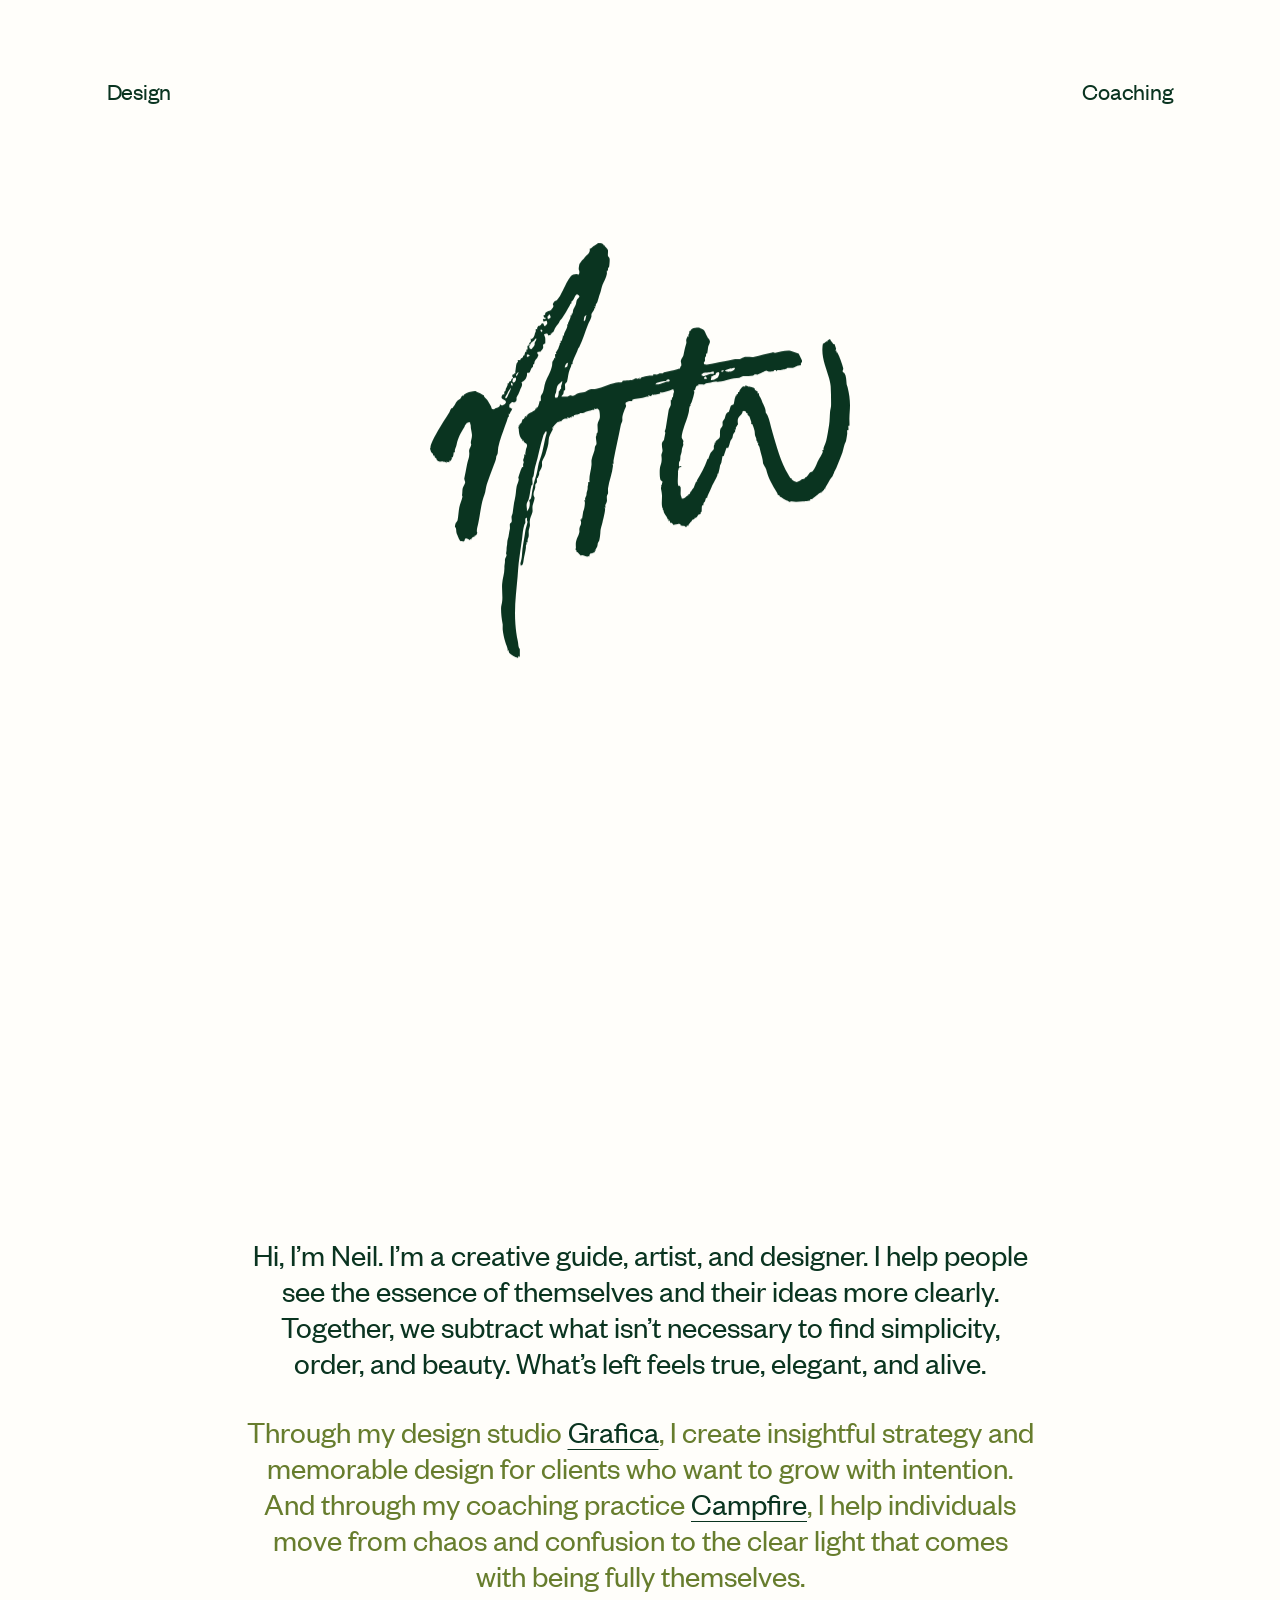
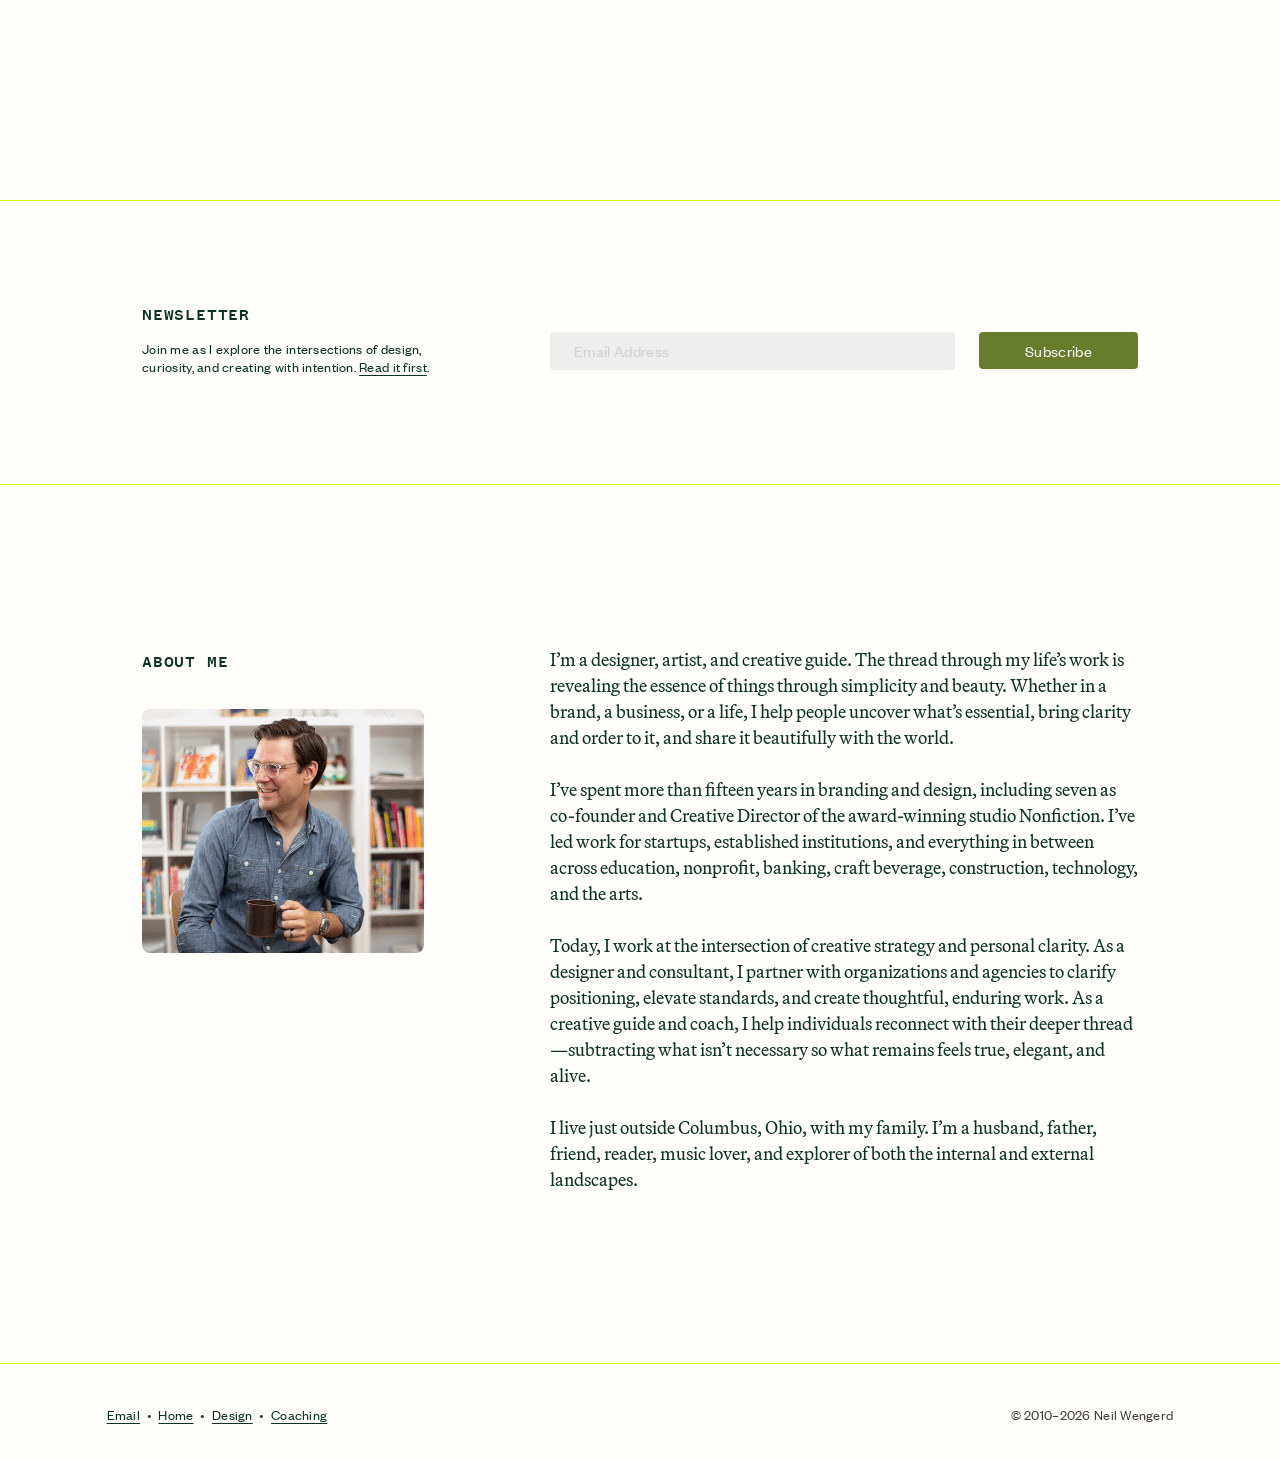
<file: index.html>
<!doctype html>
<html lang="en">
<head>
  <meta charset="utf-8">
  <meta name="viewport" content="width=device-width, initial-scale=1">
  <title>Neil Wengerd | Creative guide, artist, and designer</title>
  <meta name="description" content="Neil Wengerd is a creative guide, artist, and designer. Through Grafica and Campfire, he helps people and organizations find simplicity, order, and beauty.">
  <meta name="robots" content="index, follow, max-image-preview:large">
  <meta name="author" content="Neil Wengerd">
  <meta name="theme-color" content="#0a3420">
  <link rel="canonical" href="https://neilwengerd.com/">
  <link rel="icon" href="favicon-32.png" sizes="32x32" type="image/png">
  <link rel="icon" href="favicon.svg" type="image/svg+xml">
  <link rel="apple-touch-icon" href="apple-touch-icon.png">
  <meta property="og:type" content="website">
  <meta property="og:site_name" content="Neil Wengerd">
  <meta property="og:locale" content="en_US">
  <meta property="og:title" content="Neil Wengerd | Creative guide, artist, and designer">
  <meta property="og:description" content="Neil Wengerd is a creative guide, artist, and designer. Through Grafica and Campfire, he helps people and organizations find simplicity, order, and beauty.">
  <meta property="og:url" content="https://neilwengerd.com/">
  <meta property="og:image" content="https://neilwengerd.com/assets/og-share.png">
  <meta property="og:image:width" content="1200">
  <meta property="og:image:height" content="640">
  <meta property="og:image:alt" content="Neil Wengerd, creative guide, artist, and designer">
  <meta name="twitter:card" content="summary_large_image">
  <meta name="twitter:title" content="Neil Wengerd | Creative guide, artist, and designer">
  <meta name="twitter:description" content="Neil Wengerd is a creative guide, artist, and designer. Through Grafica and Campfire, he helps people and organizations find simplicity, order, and beauty.">
  <meta name="twitter:image" content="https://neilwengerd.com/assets/og-share.png">
  <script type="application/ld+json">{"@context": "https://schema.org", "@type": "Person", "name": "Neil Wengerd", "url": "https://neilwengerd.com/", "jobTitle": "Creative guide, artist, and designer", "email": "neil@neilwengerd.com", "image": "https://neilwengerd.com/assets/neil-portrait.png", "sameAs": ["https://neilwengerd.substack.com"]}</script>
  <script>if (!window.matchMedia("(prefers-reduced-motion: reduce)").matches) document.documentElement.classList.add("has-intro");</script>
  <link rel="stylesheet" href="styles.css">
</head>
<body>

  <div class="intro-track">
  <header class="site-header">
    <a class="nav-link" href="/design">Design</a>
    <a class="signature" href="/" aria-label="Neil Wengerd, home">
      <img src="assets/neil-signature.svg" width="80" height="79" alt="">
    </a>
    <a class="nav-link" href="/coaching">Coaching</a>
  </header>
  </div>

  <main>
    <h1 class="visually-hidden">Neil Wengerd</h1>
    <section class="hero">
      <p class="lede" data-reveal>Hi, I’m Neil. I’m a creative guide, artist, and designer. I help people see the essence of themselves and their ideas more clearly. Together, we subtract what isn’t necessary to find simplicity, order, and beauty. What’s left feels true, elegant, and alive.</p>
      <p class="lede" data-reveal>Through my design studio <a href="/design">Grafica</a>, I create insightful strategy and memorable design for clients who want to grow with intention. And through my coaching practice <a href="/coaching">Campfire</a>, I help individuals move from chaos and confusion to the clear light that comes with being fully themselves.</p>
    </section>

    <section class="newsletter" aria-labelledby="newsletter-label">
      <div class="wrap columns" data-reveal>
        <div>
          <h2 class="label" id="newsletter-label">Newsletter</h2>
          <p class="newsletter-blurb">Join me as I explore the intersections of design, curiosity, and creating with intention. <a class="text-link" href="https://neilwengerd.substack.com">Read it first</a>.</p>
        </div>
        <form class="newsletter-form" action="https://neilwengerd.substack.com/subscribe" method="get">
          <label class="visually-hidden" for="email">Email address</label>
          <input id="email" name="email" type="email" placeholder="Email Address" autocomplete="email" required>
          <button type="submit">Subscribe</button>
        </form>
      </div>
    </section>

    <section class="about" aria-labelledby="about-label">
      <div class="wrap columns" data-reveal>
        <div>
          <h2 class="label" id="about-label">About me</h2>
          <div class="portrait">
            <img src="assets/neil-portrait.png" alt="Neil Wengerd holding a mug in front of a bookshelf">
          </div>
        </div>
        <div class="about-copy">
          <p>I’m a designer, artist, and creative guide. The thread through my life’s work is revealing the essence of things through simplicity and beauty. Whether in a brand, a business, or a life, I help people uncover what’s essential, bring clarity and order to it, and share it beautifully with the world.</p>
          <p>I’ve spent more than fifteen years in branding and design, including seven as co-founder and Creative Director of the award-winning studio Nonfiction. I’ve led work for startups, established institutions, and everything in between across education, nonprofit, banking, craft beverage, construction, technology, and the arts.</p>
          <p>Today, I work at the intersection of creative strategy and personal clarity. As a designer and consultant, I partner with organizations and agencies to clarify positioning, elevate standards, and create thoughtful, enduring work. As a creative guide and coach, I help individuals reconnect with their deeper thread—subtracting what isn’t necessary so what remains feels true, elegant, and alive.</p>
          <p>I live just outside Columbus, Ohio, with my family. I’m a husband, father, friend, reader, music lover, and explorer of both the internal and external landscapes.</p>
        </div>
      </div>
    </section>
  </main>

  <footer class="site-footer" data-reveal>
    <nav aria-label="Footer">
      <a href="mailto:neil@neilwengerd.com">Email</a><span class="sep">  •  </span><a href="/" aria-current="page">Home</a><span class="sep">  •  </span><a href="/design">Design</a><span class="sep">  •  </span><a href="/coaching">Coaching</a>
    </nav>
    <p>© 2010–2026 Neil Wengerd</p>
  </footer>

  <script src="assets/intro.js"></script>
</body>
</html>
</file>
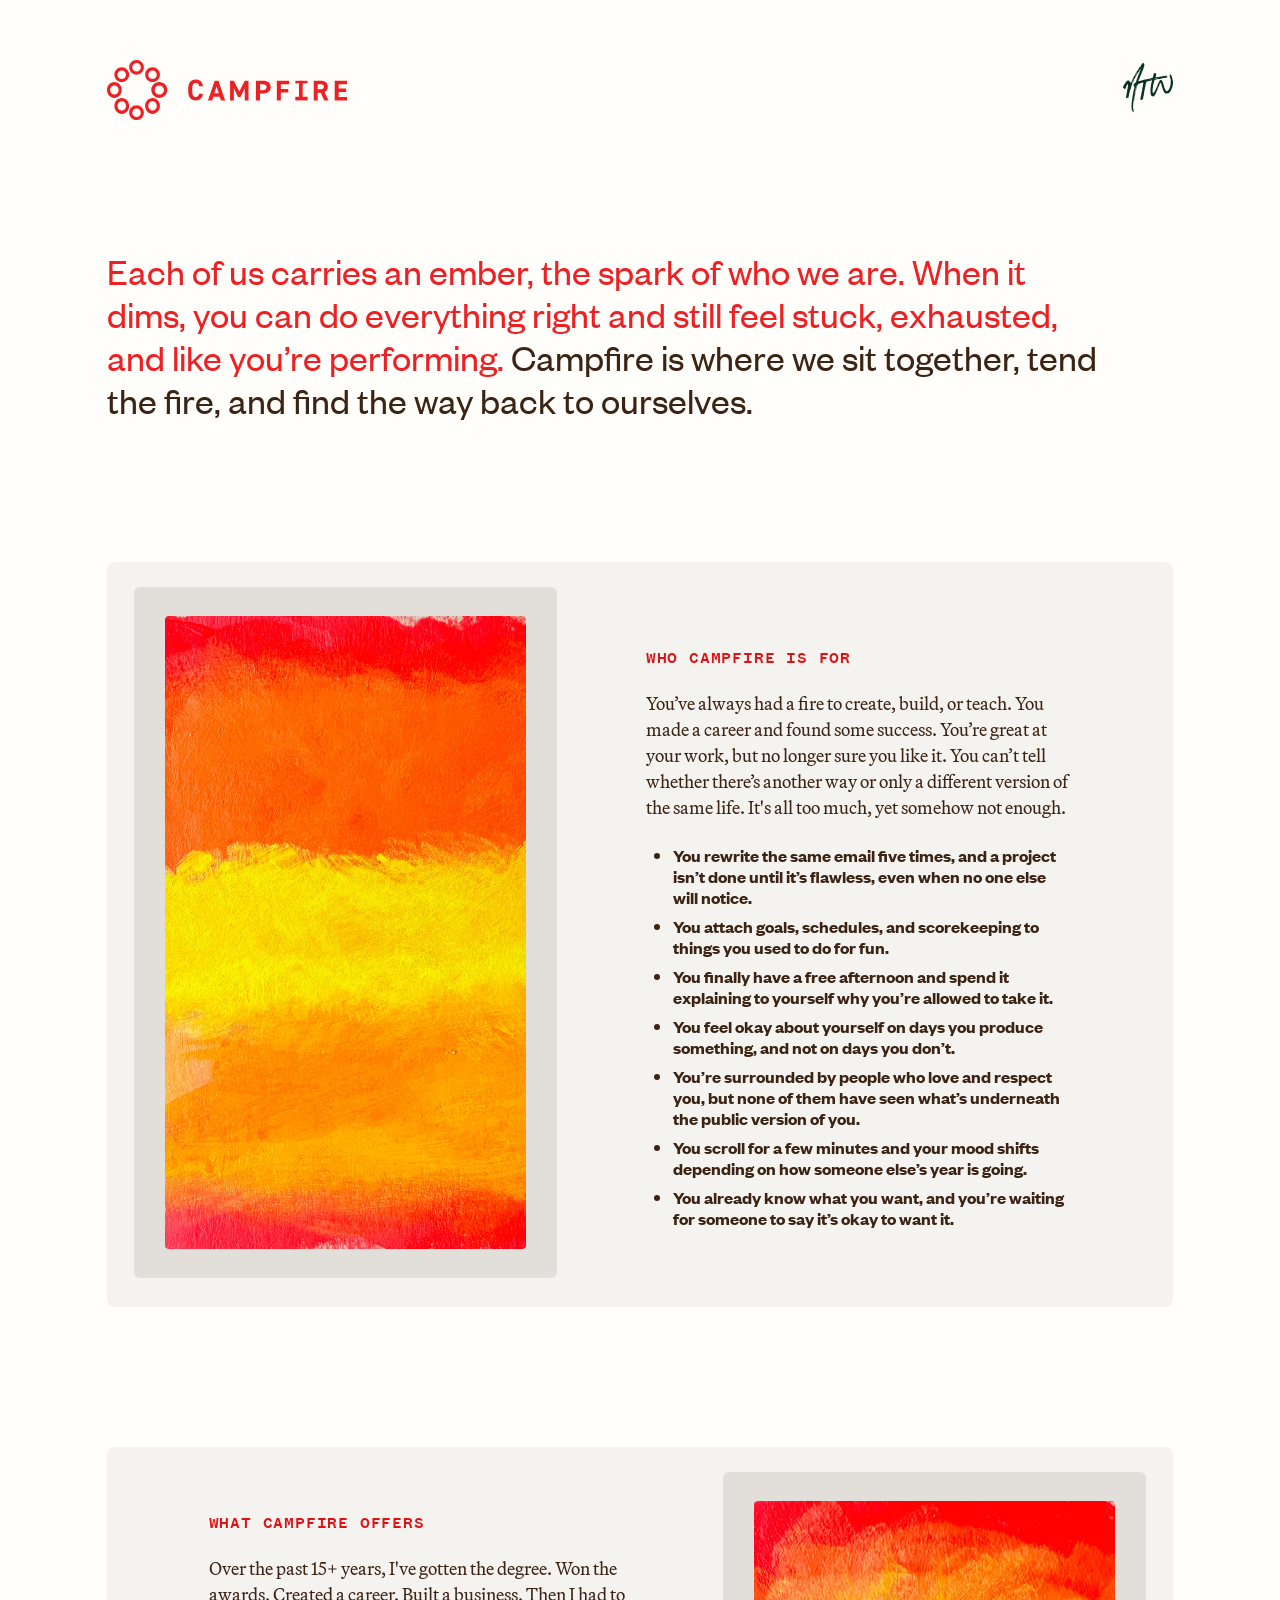
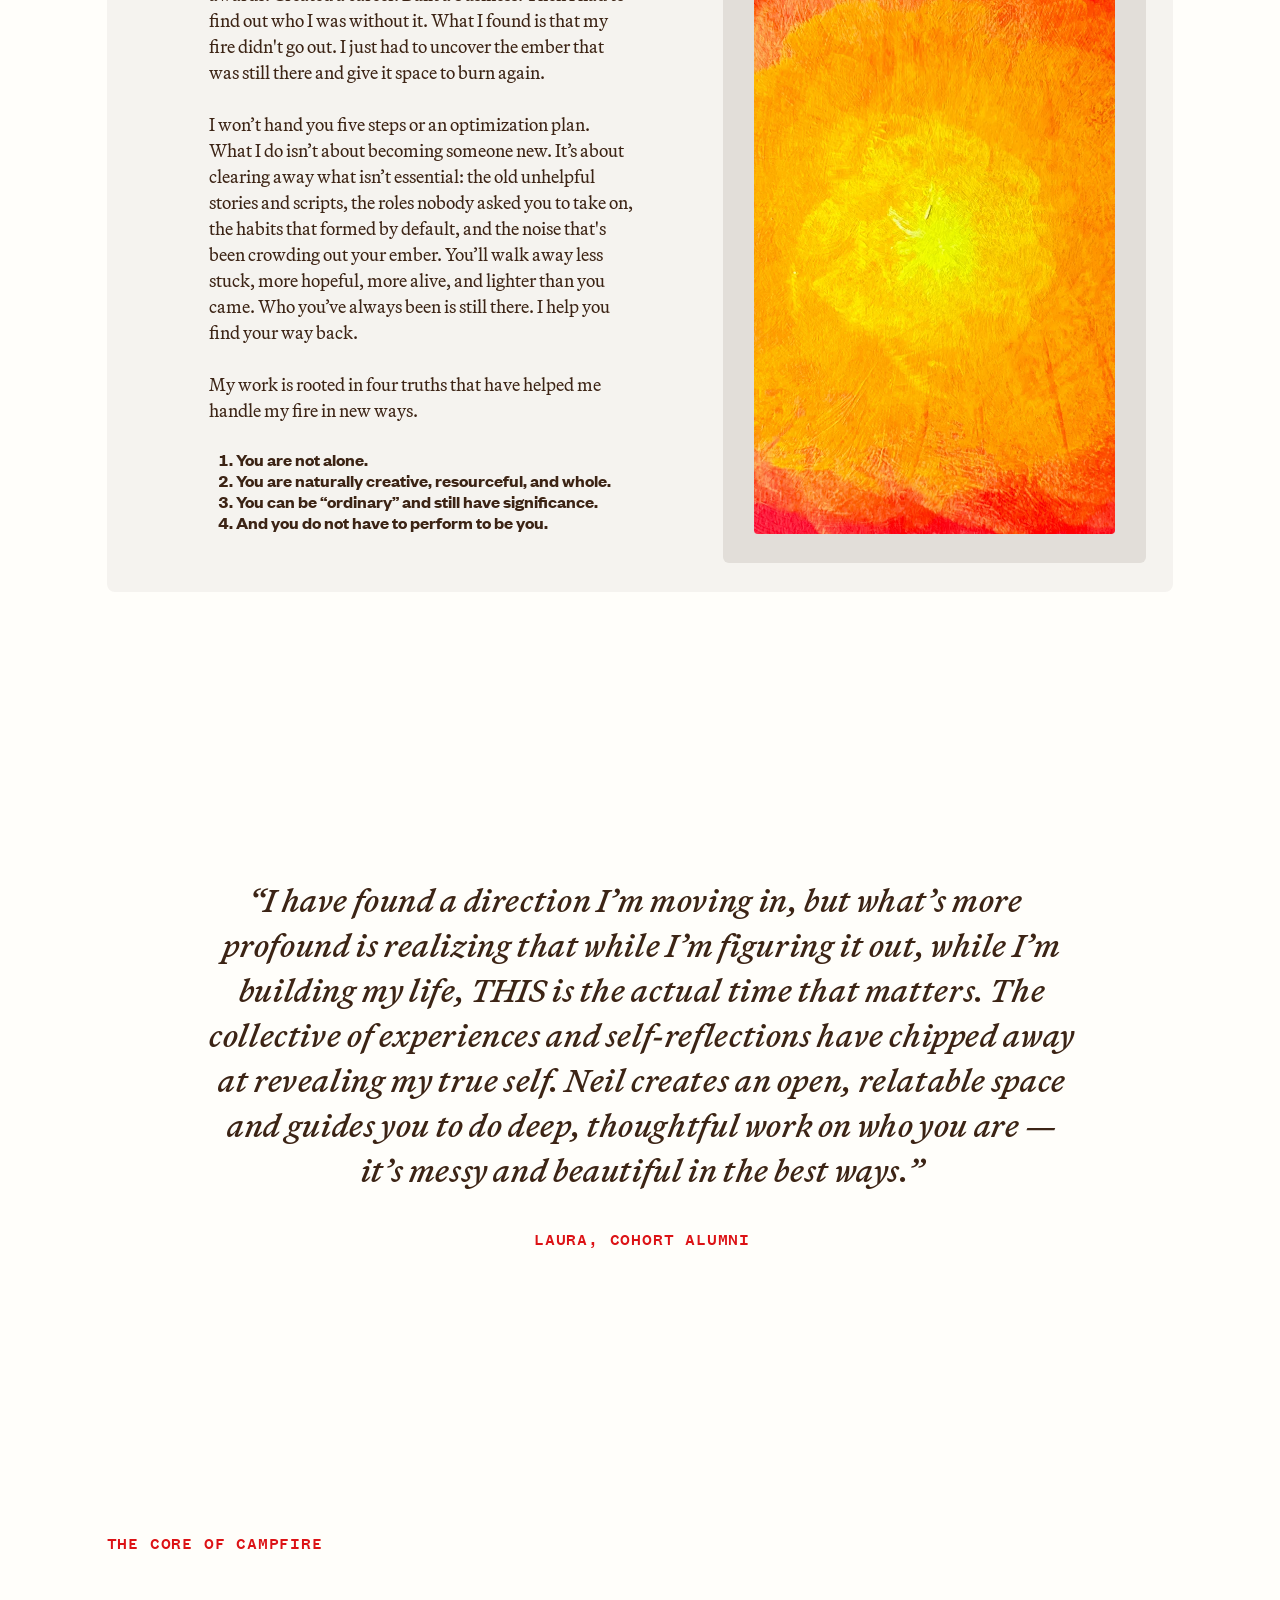
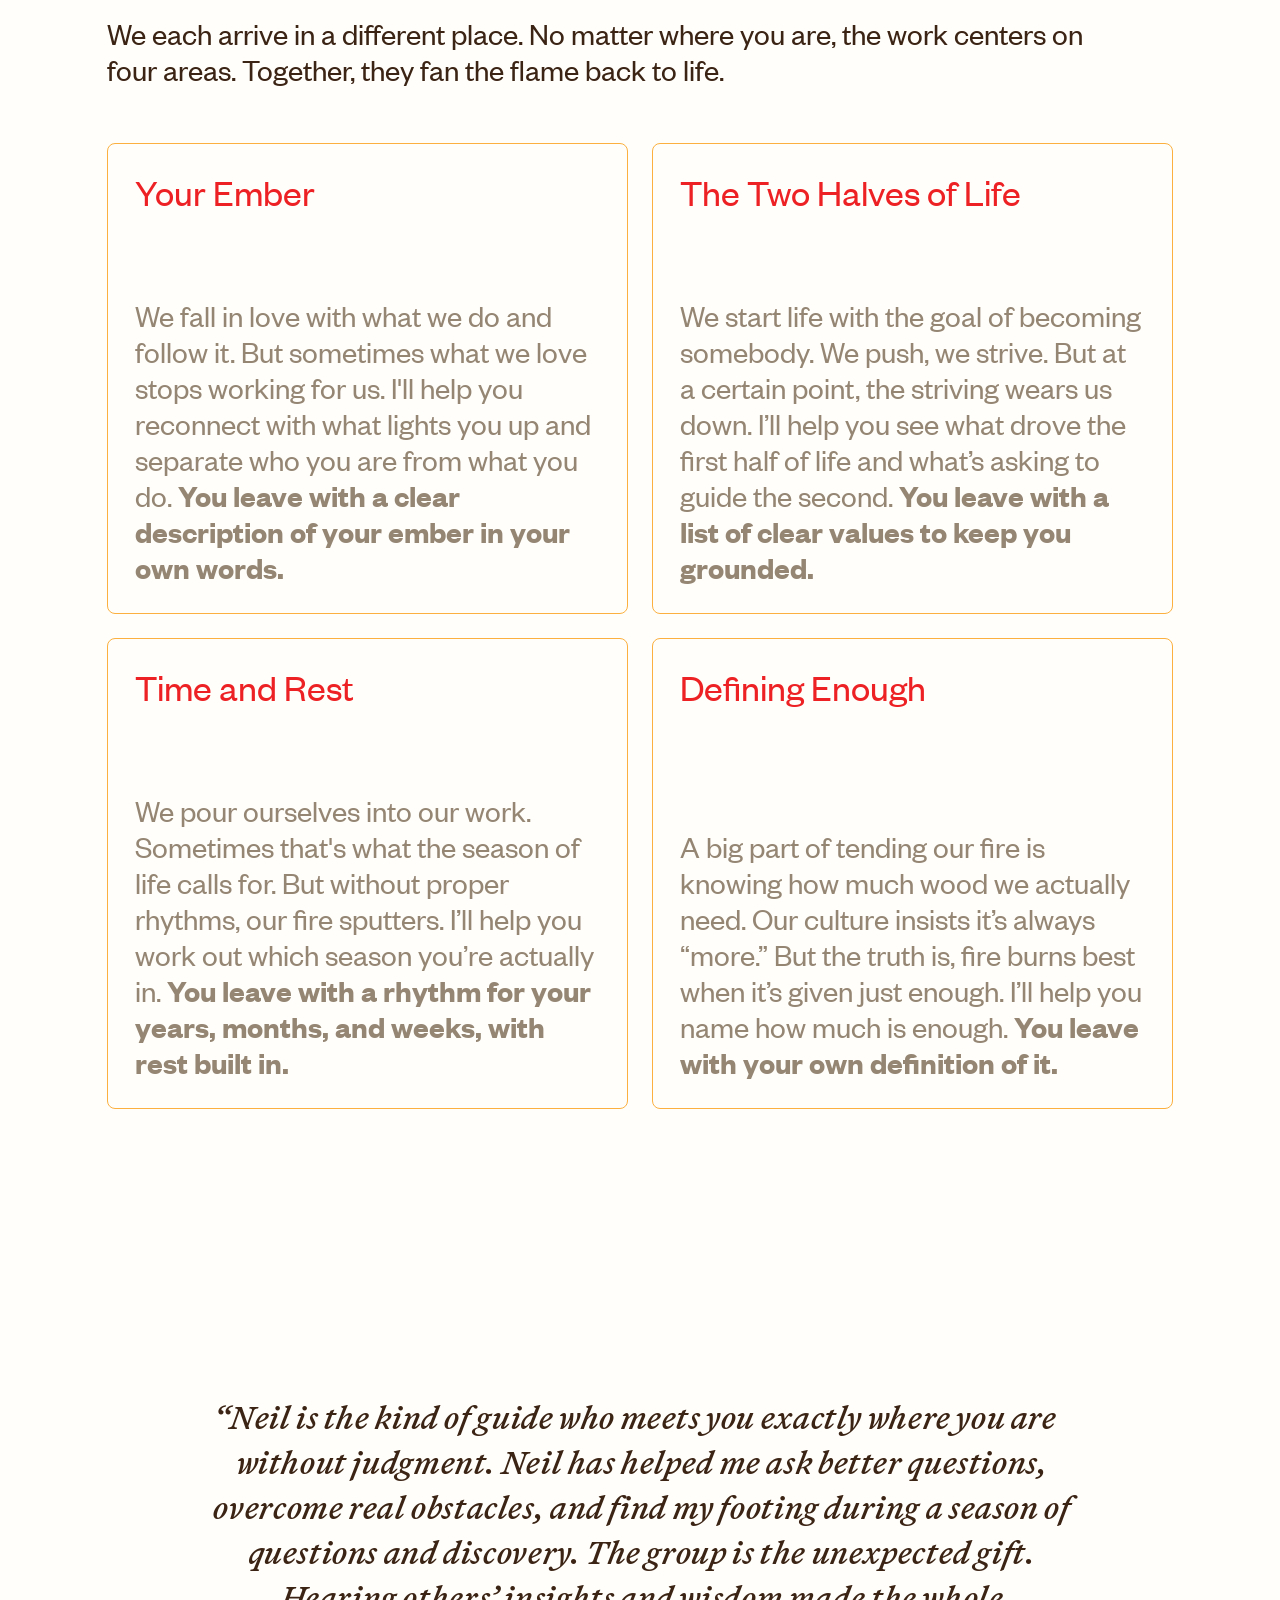
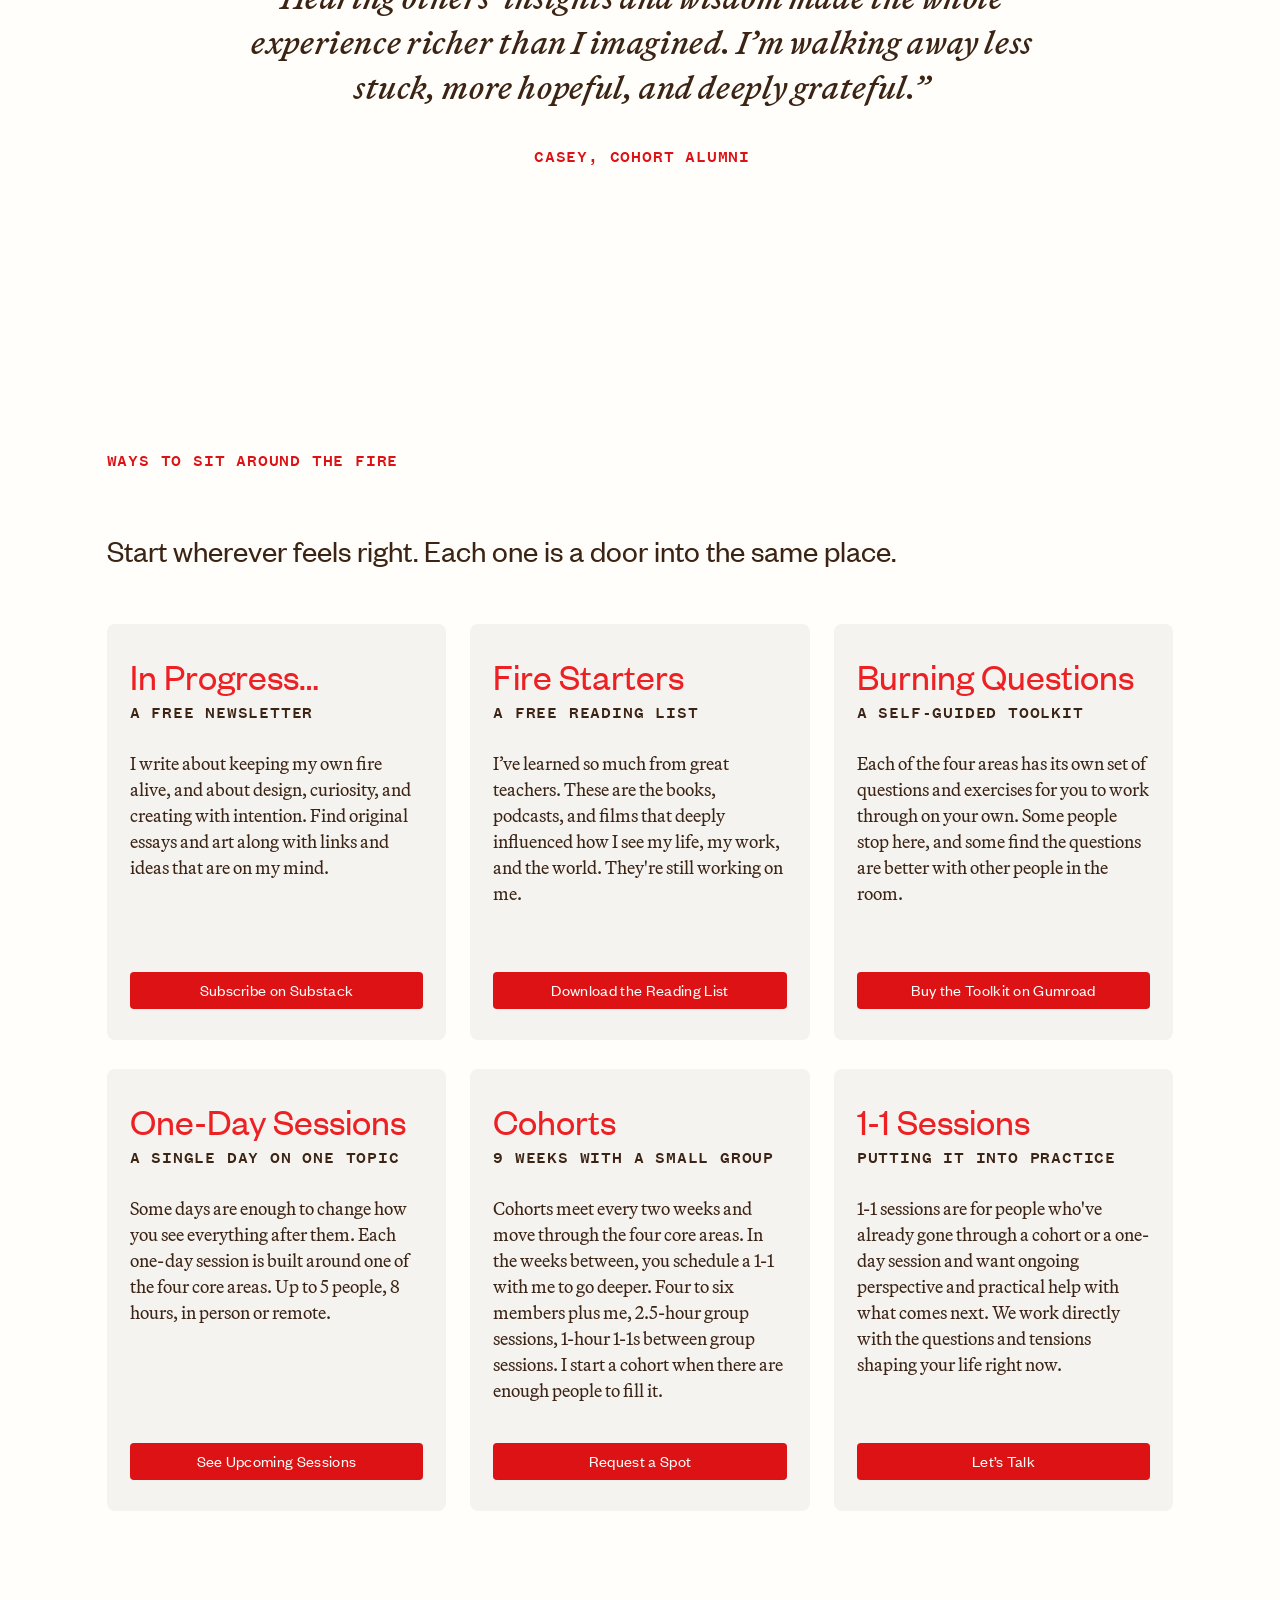
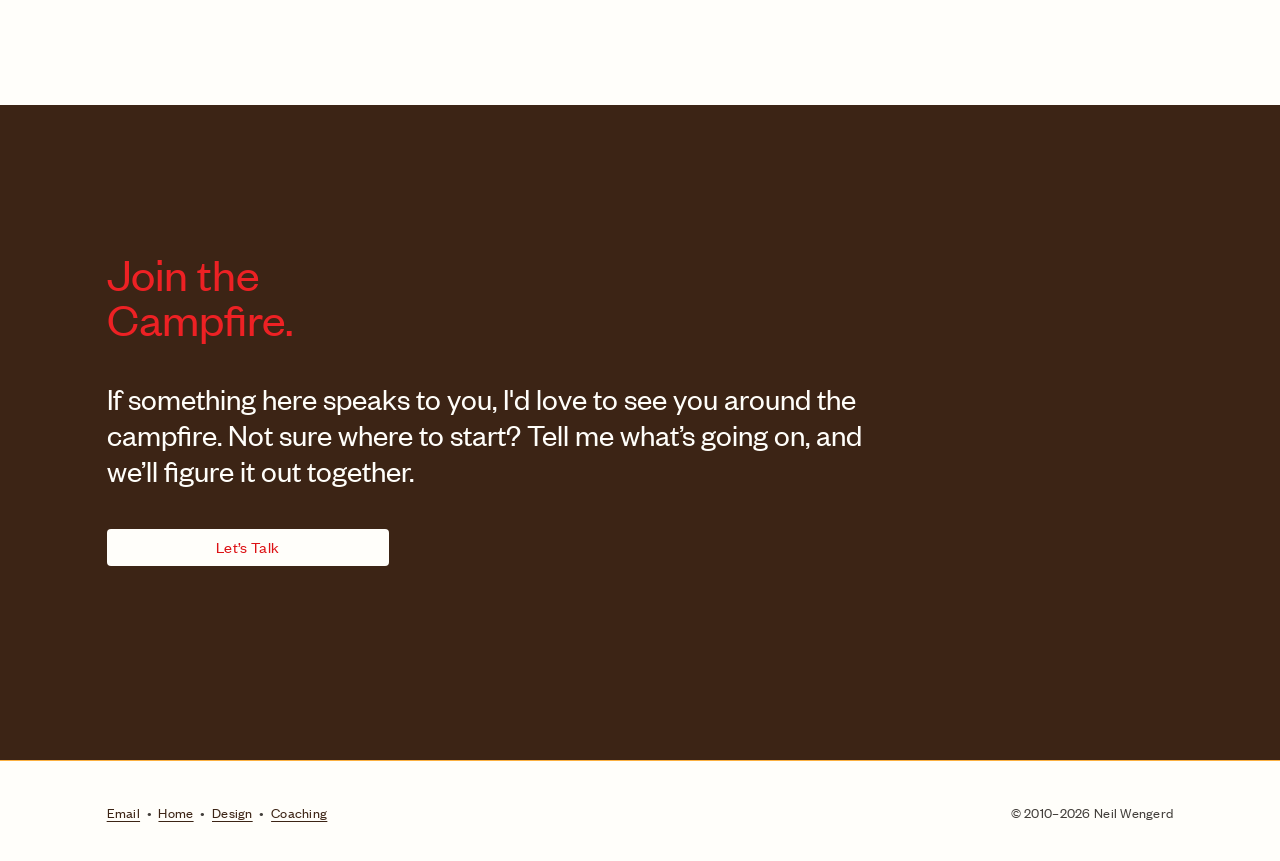
<file: coaching.html>
<!doctype html>
<html lang="en">
<head>
  <meta charset="utf-8">
  <meta name="viewport" content="width=device-width, initial-scale=1">
  <title>Campfire | Coaching with Neil Wengerd</title>
  <meta name="description" content="Campfire is Neil Wengerd's coaching practice for people who do everything right and still feel stuck. Cohorts, one-day sessions, and 1-1 sessions.">
  <meta name="robots" content="index, follow, max-image-preview:large">
  <meta name="author" content="Neil Wengerd">
  <meta name="theme-color" content="#0a3420">
  <link rel="canonical" href="https://neilwengerd.com/coaching">
  <link rel="icon" href="favicon-32.png" sizes="32x32" type="image/png">
  <link rel="icon" href="favicon.svg" type="image/svg+xml">
  <link rel="apple-touch-icon" href="apple-touch-icon.png">
  <meta property="og:type" content="website">
  <meta property="og:site_name" content="Neil Wengerd">
  <meta property="og:locale" content="en_US">
  <meta property="og:title" content="Campfire | Coaching with Neil Wengerd">
  <meta property="og:description" content="Campfire is Neil Wengerd's coaching practice for people who do everything right and still feel stuck. Cohorts, one-day sessions, and 1-1 sessions.">
  <meta property="og:url" content="https://neilwengerd.com/coaching">
  <meta property="og:image" content="https://neilwengerd.com/assets/og-share.png">
  <meta property="og:image:width" content="1200">
  <meta property="og:image:height" content="640">
  <meta property="og:image:alt" content="Neil Wengerd, creative guide, artist, and designer">
  <meta name="twitter:card" content="summary_large_image">
  <meta name="twitter:title" content="Campfire | Coaching with Neil Wengerd">
  <meta name="twitter:description" content="Campfire is Neil Wengerd's coaching practice for people who do everything right and still feel stuck. Cohorts, one-day sessions, and 1-1 sessions.">
  <meta name="twitter:image" content="https://neilwengerd.com/assets/og-share.png">
  <script type="application/ld+json">{"@context": "https://schema.org", "@type": "Service", "name": "Campfire", "serviceType": "Coaching", "url": "https://neilwengerd.com/coaching", "description": "Cohorts, one-day sessions, and 1-1 coaching sessions for people who do everything right and still feel stuck.", "provider": {"@type": "Person", "name": "Neil Wengerd", "url": "https://neilwengerd.com/"}}</script>
  <script>if (!window.matchMedia("(prefers-reduced-motion: reduce)").matches) document.documentElement.classList.add("has-reveal");</script>
  <link rel="stylesheet" href="styles.css">
</head>
<body class="page-coaching">

  <header class="cf-header">
    <a class="cf-logo" href="/coaching" aria-label="Campfire">
      <img src="assets/campfire-logo.svg" width="240" height="60" alt="Campfire">
    </a>
    <a class="cf-sig" href="/" aria-label="Neil Wengerd, home">
      <img src="assets/neil-signature.svg" width="50" height="49" alt="">
    </a>
  </header>

  <main>
    <h1 class="visually-hidden">Campfire</h1>
    <section class="cf-wrap cf-intro" data-reveal>
      <p class="cf-lede cf-lede-hero"><span class="red">Each of us carries an ember, the spark of who we are. When it dims, you can do everything right and still feel stuck, exhausted, and like you’re performing.</span> Campfire is where we sit together, tend the fire, and find the way back to ourselves.</p>
    </section>

    <section class="cf-wrap cf-feature" data-reveal aria-labelledby="for-label">
      <figure class="cf-photo">
        <img src="assets/campfire-photo-1.webp" width="421" height="632" alt="">
      </figure>
      <div class="cf-feature-text">
        <h2 class="label cf-label" id="for-label">Who Campfire is for</h2>
        <p class="cf-serif">You’ve always had a fire to create, build, or teach. You made a career and found some success. You’re great at your work, but no longer sure you like it. You can’t tell whether there’s another way or only a different version of the same life. It's all too much, yet somehow not enough.</p>
        <ul class="cf-list">
          <li>You rewrite the same email five times, and a project isn’t done until it’s flawless, even when no one else will notice.</li>
          <li>You attach goals, schedules, and scorekeeping to things you used to do for fun.</li>
          <li>You finally have a free afternoon and spend it explaining to yourself why you’re allowed to take it.</li>
          <li>You feel okay about yourself on days you produce something, and not on days you don’t.</li>
          <li>You’re surrounded by people who love and respect you, but none of them have seen what’s underneath the public version of you.</li>
          <li>You scroll for a few minutes and your mood shifts depending on how someone else’s year is going.</li>
          <li>You already know what you want, and you’re waiting for someone to say it’s okay to want it.</li>
        </ul>
      </div>
    </section>

    <section class="cf-wrap cf-feature cf-feature-reverse" data-reveal aria-labelledby="offers-label">
      <div class="cf-feature-text">
        <h2 class="label cf-label" id="offers-label">What Campfire offers</h2>
        <div class="cf-serif cf-stack">
          <p>Over the past 15+ years, I've gotten the degree. Won the awards. Created a career. Built a business. Then I had to find out who I was without it. What I found is that my fire didn't go out. I just had to uncover the ember that was still there and give it space to burn again.</p>
          <p>I won’t hand you five steps or an optimization plan. What I do isn’t about becoming someone new. It’s about clearing away what isn’t essential: the old unhelpful stories and scripts, the roles nobody asked you to take on, the habits that formed by default, and the noise that's been crowding out your ember. You’ll walk away less stuck, more hopeful, more alive, and lighter than you came. Who you’ve always been is still there. I help you find your way back.</p>
          <p>My work is rooted in four truths that have helped me handle my fire in new ways.</p>
          <ol class="cf-list cf-list-numbered">
            <li>You are not alone.</li>
            <li>You are naturally creative, resourceful, and whole.</li>
            <li>You can be “ordinary” and still have significance.</li>
            <li>And you do not have to perform to be you.</li>
          </ol>
        </div>
      </div>
      <figure class="cf-photo">
        <img src="assets/campfire-photo-2.webp" width="421" height="632" alt="">
      </figure>
    </section>

    <section class="cf-wrap cf-quote" data-reveal>
      <blockquote>
        <p>“I have found a direction I’m moving in, but what’s more profound is realizing that while I’m figuring it out, while I’m building my life, THIS is the actual time that matters. The collective of experiences and self-reflections have chipped away at revealing my true self. Neil creates an open, relatable space and guides you to do deep, thoughtful work on who you are — it’s messy and beautiful in the best ways.”</p>
        <footer class="label">Laura, cohort alumni</footer>
      </blockquote>
    </section>

    <section class="cf-wrap cf-core" data-reveal aria-labelledby="core-label">
      <h2 class="label cf-label" id="core-label">The core of Campfire</h2>
      <p class="cf-lede cf-section-lede">We each arrive in a different place. No matter where you are, the work centers on four areas. Together, they fan the flame back to life.</p>
      <div class="cf-core-grid">
        <article class="cf-core-card">
          <h3>Your Ember</h3>
          <p>We fall in love with what we do and follow it. But sometimes what we love stops working for us. I'll help you reconnect with what lights you up and separate who you are from what you do. <strong>You leave with a clear description of your ember in your own words.</strong></p>
        </article>
        <article class="cf-core-card">
          <h3>The Two Halves of Life</h3>
          <p>We start life with the goal of becoming somebody. We push, we strive. But at a certain point, the striving wears us down. I’ll help you see what drove the first half of life and what’s asking to guide the second. <strong>You leave with a list of clear values to keep you grounded.</strong></p>
        </article>
        <article class="cf-core-card">
          <h3>Time and Rest</h3>
          <p>We pour ourselves into our work. Sometimes that's what the season of life calls for. But without proper rhythms, our fire sputters. I’ll help you work out which season you’re actually in. <strong>You leave with a rhythm for your years, months, and weeks, with rest built in.</strong></p>
        </article>
        <article class="cf-core-card">
          <h3>Defining Enough</h3>
          <p>A big part of tending our fire is knowing how much wood we actually need. Our culture insists it’s always “more.” But the truth is, fire burns best when it’s given just enough. I’ll help you name how much is enough. <strong>You leave with your own definition of it.</strong></p>
        </article>
      </div>
    </section>

    <section class="cf-wrap cf-quote" data-reveal>
      <blockquote>
        <p>“Neil is the kind of guide who meets you exactly where you are without judgment. Neil has helped me ask better questions, overcome real obstacles, and find my footing during a season of questions and discovery. The group is the unexpected gift. Hearing others’ insights and wisdom made the whole experience richer than I imagined. I’m walking away less stuck, more hopeful, and deeply grateful.”</p>
        <footer class="label">Casey, cohort alumni</footer>
      </blockquote>
    </section>

    <section class="cf-wrap cf-ways" data-reveal aria-labelledby="ways-label">
      <h2 class="label cf-label" id="ways-label">Ways to sit around the fire</h2>
      <p class="cf-lede cf-section-lede">Start wherever feels right. Each one is a door into the same place.</p>
      <div class="cf-ways-grid">
        <article class="cf-way">
          <div>
            <h3>In Progress…</h3>
            <p class="label">A free newsletter</p>
            <p class="cf-serif">I write about keeping my own fire alive, and about design, curiosity, and creating with intention. Find original essays and art along with links and ideas that are on my mind.</p>
          </div>
          <a class="cf-button" href="https://neilwengerd.substack.com">Subscribe on Substack</a>
        </article>
        <article class="cf-way">
          <div>
            <h3>Fire Starters</h3>
            <p class="label">A free reading list</p>
            <p class="cf-serif">I’ve learned so much from great teachers. These are the books, podcasts, and films that deeply influenced how I see my life, my work, and the world. They're still working on me.</p>
          </div>
          <a class="cf-button" href="assets/campfire-reading-list.pdf" download>Download the Reading List</a>
        </article>
        <article class="cf-way">
          <div>
            <h3>Burning Questions</h3>
            <p class="label">A self-guided toolkit</p>
            <p class="cf-serif">Each of the four areas has its own set of questions and exercises for you to work through on your own. Some people stop here, and some find the questions are better with other people in the room.</p>
          </div>
          <a class="cf-button">Buy the Toolkit on Gumroad</a>
        </article>
        <article class="cf-way">
          <div>
            <h3>One-Day Sessions</h3>
            <p class="label">A single day on one topic</p>
            <p class="cf-serif">Some days are enough to change how you see everything after them. Each one-day session is built around one of the four core areas. Up to 5 people, 8 hours, in person or remote.</p>
          </div>
          <a class="cf-button">See Upcoming Sessions</a>
        </article>
        <article class="cf-way">
          <div>
            <h3>Cohorts</h3>
            <p class="label">9 weeks with a small group</p>
            <p class="cf-serif">Cohorts meet every two weeks and move through the four core areas. In the weeks between, you schedule a 1-1 with me to go deeper. Four to six members plus me, 2.5-hour group sessions, 1-hour 1-1s between group sessions. I start a cohort when there are enough people to fill it.</p>
          </div>
          <a class="cf-button" href="mailto:neil@neilwengerd.com?subject=Campfire%20cohort">Request a Spot</a>
        </article>
        <article class="cf-way">
          <div>
            <h3>1-1 Sessions</h3>
            <p class="label">Putting it into practice</p>
            <p class="cf-serif">1-1 sessions are for people who've already gone through a cohort or a one-day session and want ongoing perspective and practical help with what comes next. We work directly with the questions and tensions shaping your life right now.</p>
          </div>
          <a class="cf-button" href="mailto:neil@neilwengerd.com?subject=Campfire%201-1%20sessions">Let’s Talk</a>
        </article>
      </div>
    </section>

    <section class="cf-cta" data-reveal>
      <div class="cf-wrap">
        <h2>Join the Campfire.</h2>
        <p>If something here speaks to you, I'd love to see you around the campfire. Not sure where to start? Tell me what’s going on, and we’ll figure it out together.</p>
        <a class="cf-button cf-button-light" href="mailto:neil@neilwengerd.com?subject=Campfire">Let’s Talk</a>
      </div>
    </section>
  </main>

  <footer class="site-footer">
    <nav aria-label="Footer">
      <a href="mailto:neil@neilwengerd.com">Email</a><span class="sep">  •  </span><a href="/">Home</a><span class="sep">  •  </span><a href="/design">Design</a><span class="sep">  •  </span><a href="/coaching" aria-current="page">Coaching</a>
    </nav>
    <p>© 2010–2026 Neil Wengerd</p>
  </footer>

  <script src="assets/reveal.js"></script>
</body>
</html>
</file>
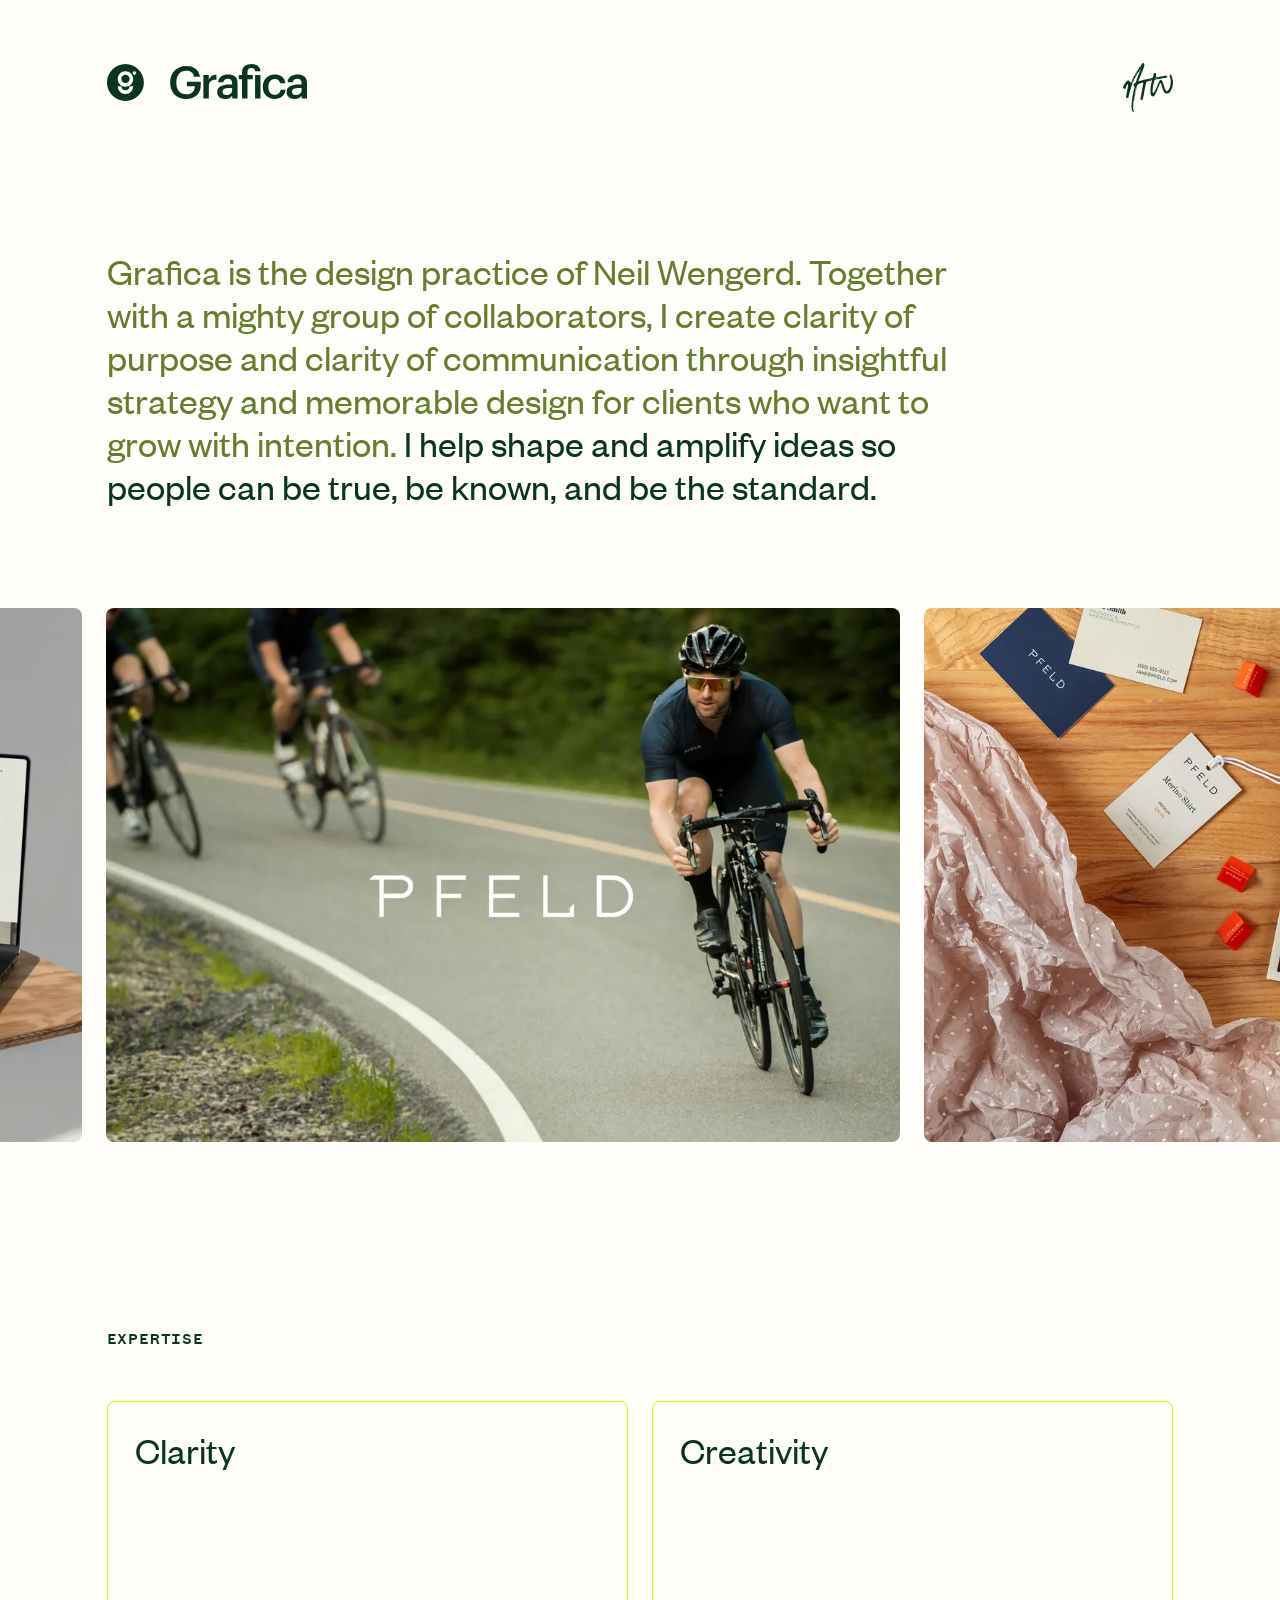
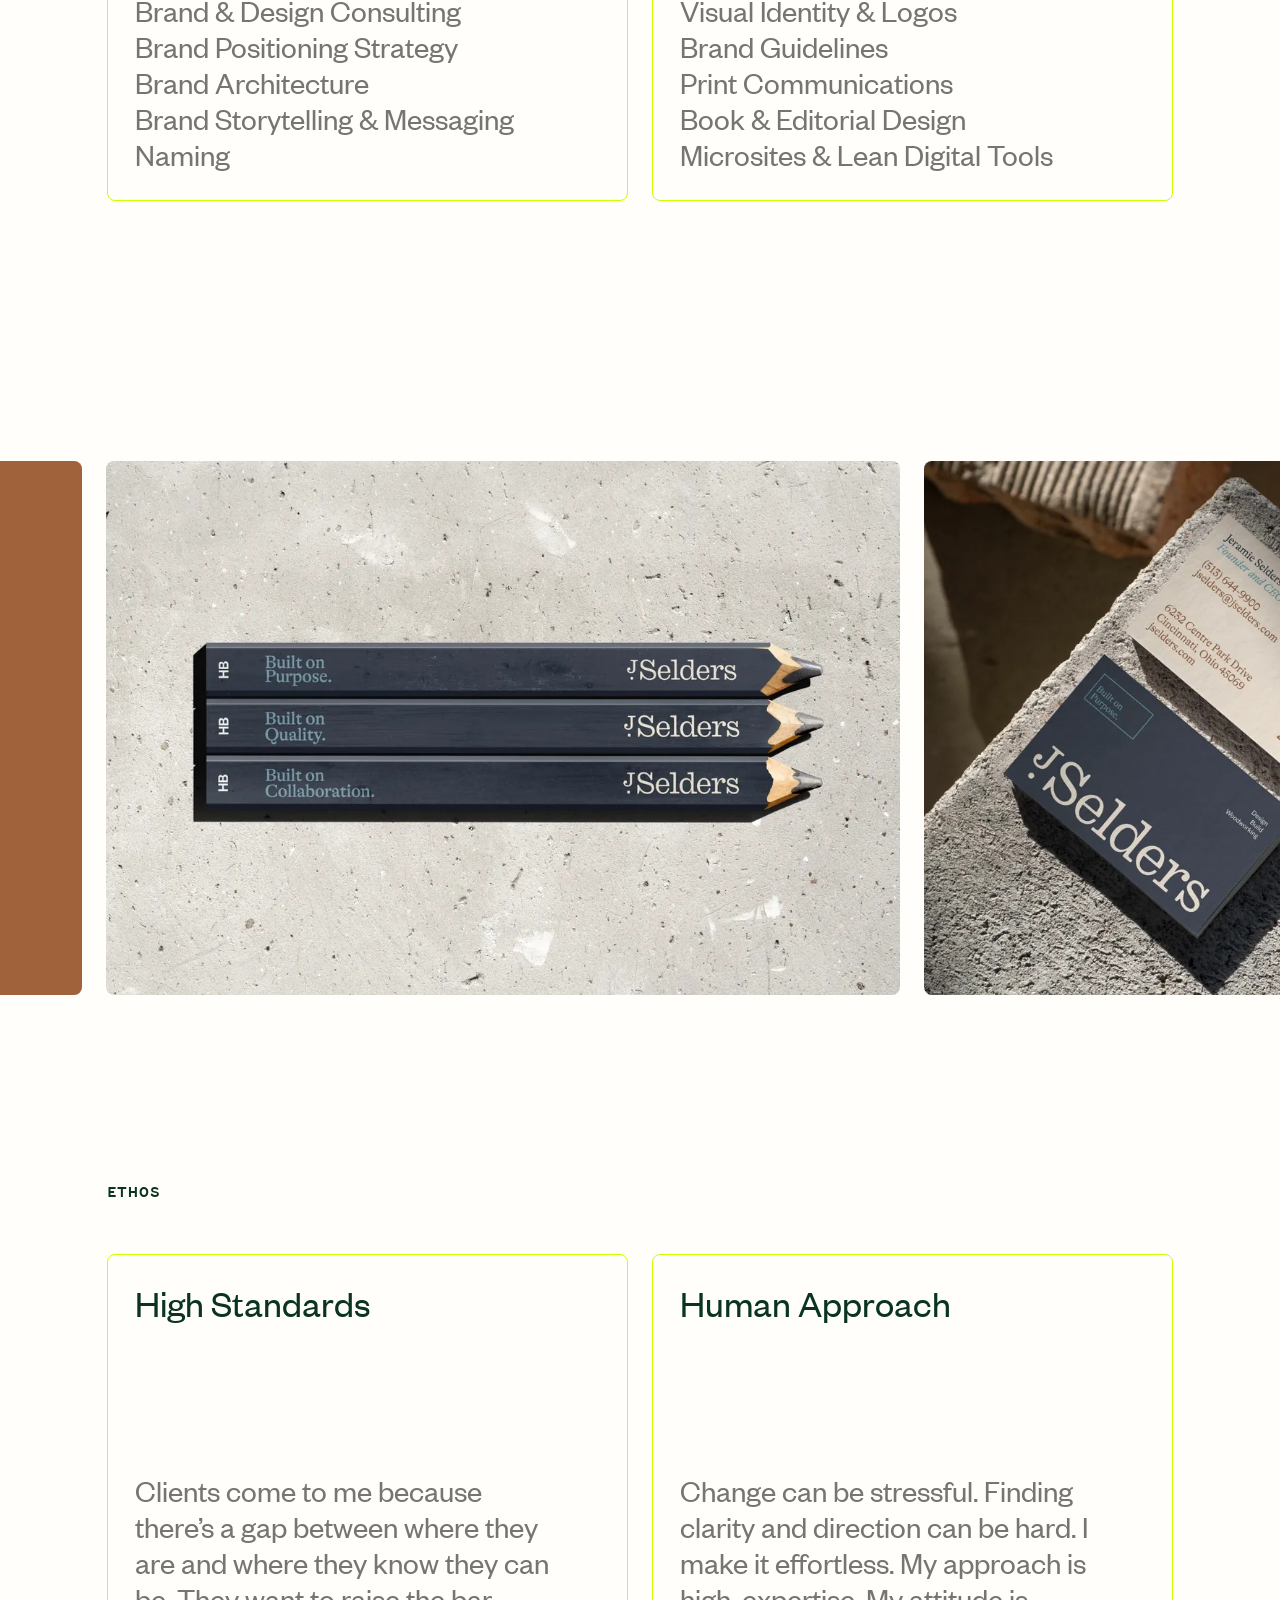
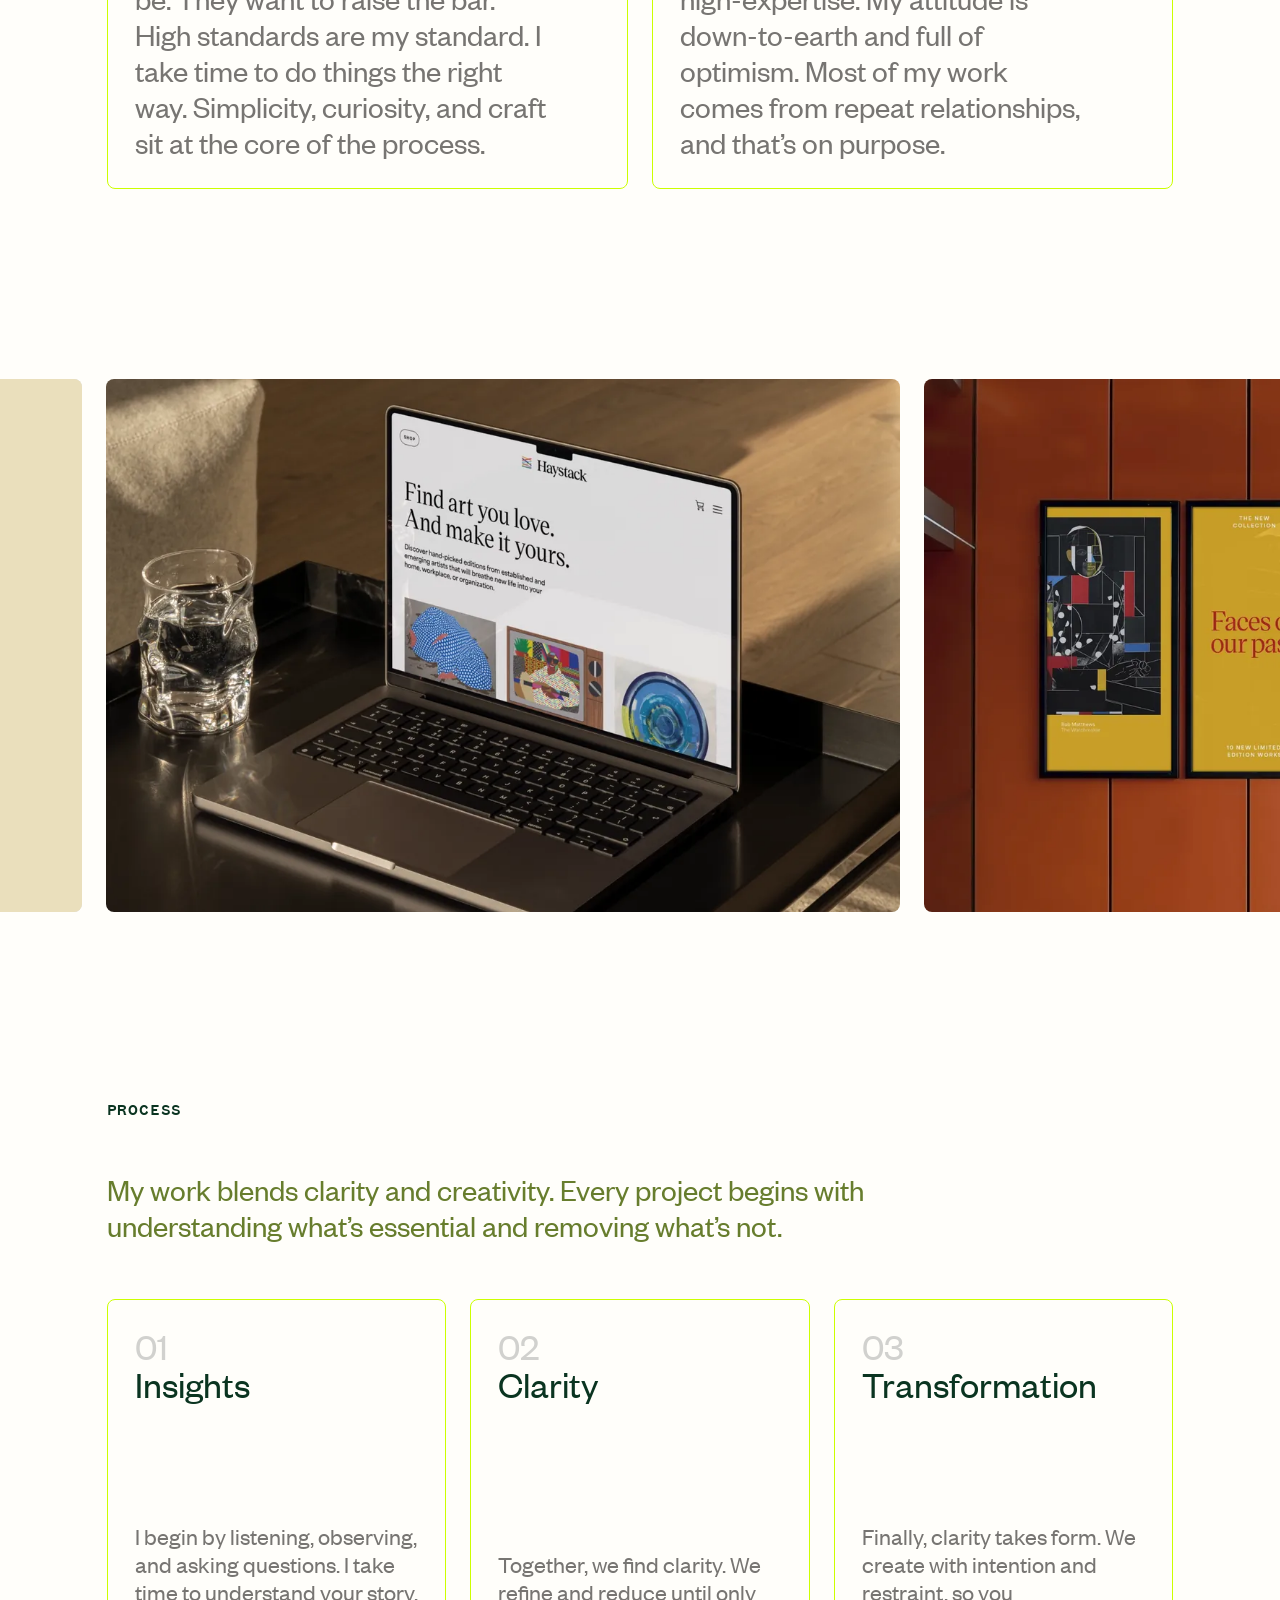
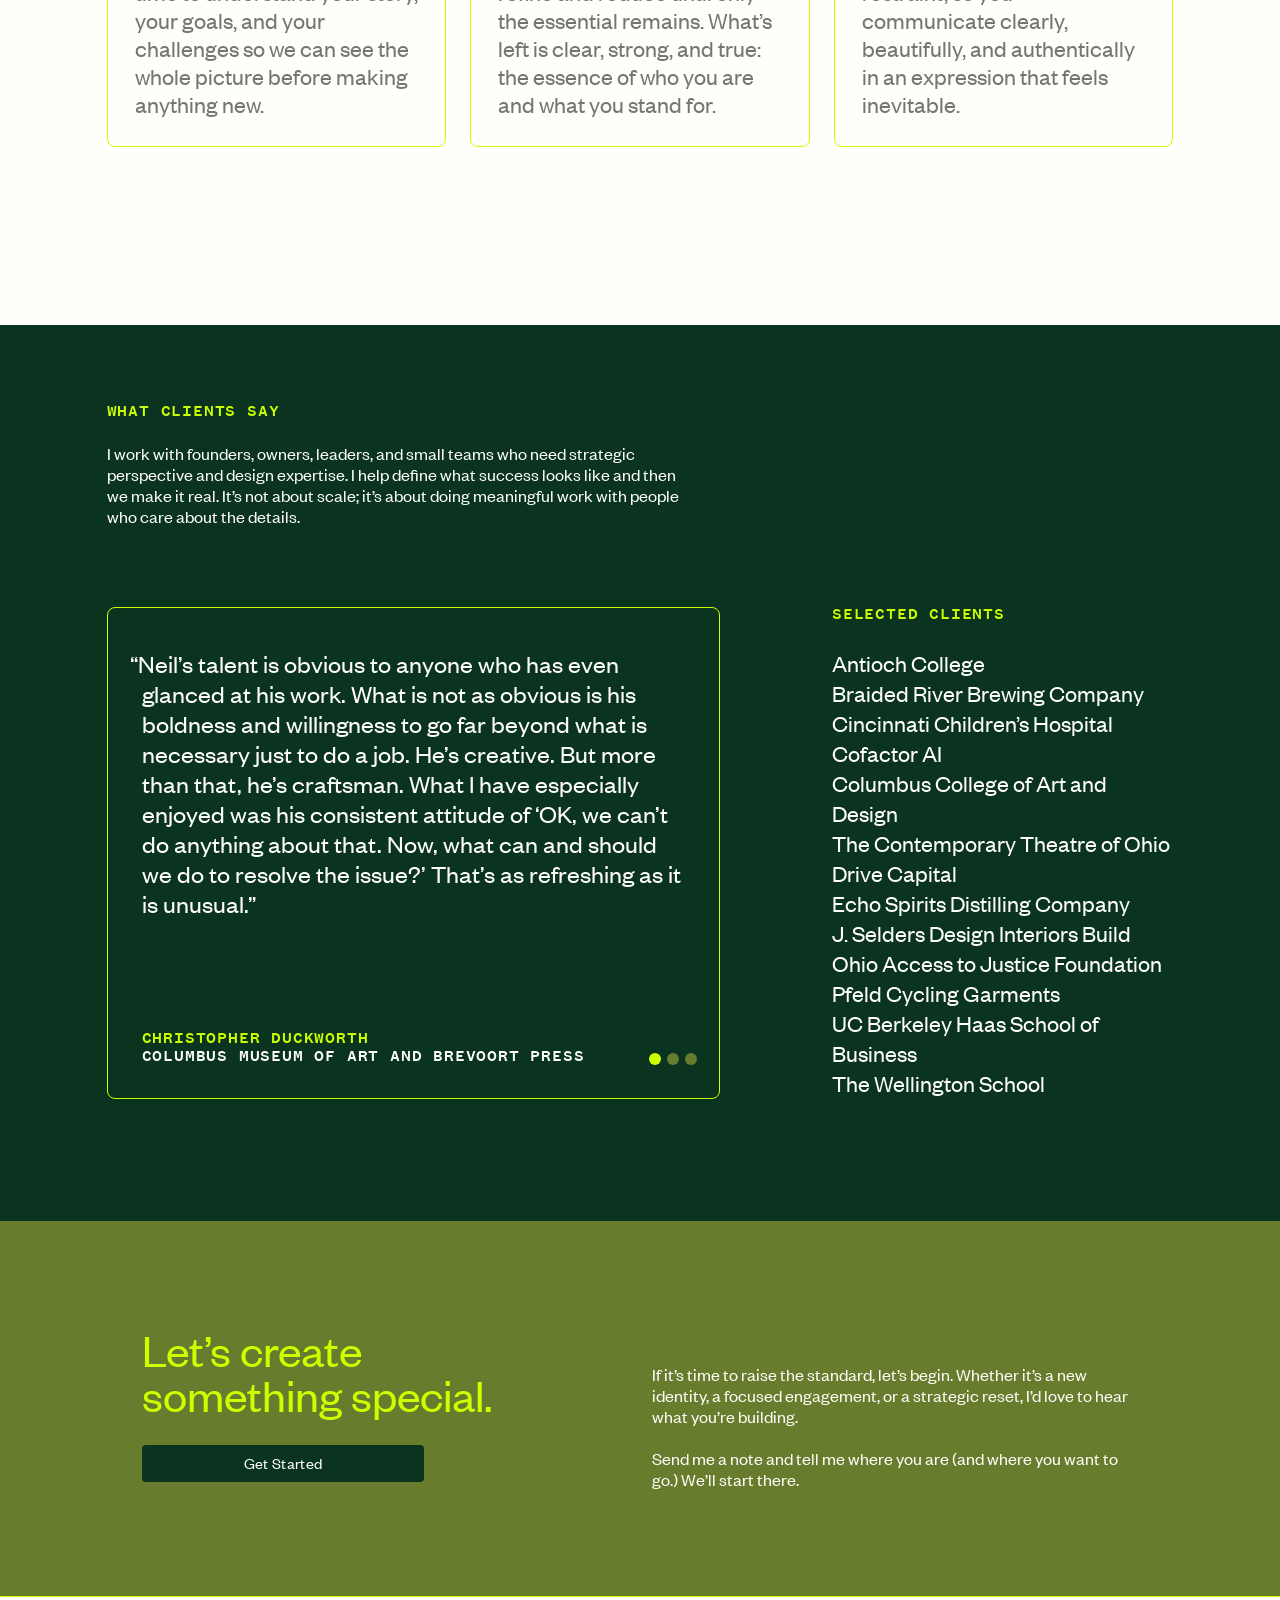
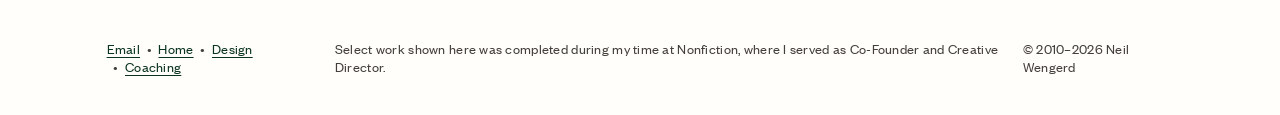
<file: design.html>
<!doctype html>
<html lang="en">
<head>
  <meta charset="utf-8">
  <meta name="viewport" content="width=device-width, initial-scale=1">
  <title>Grafica | Brand strategy and design | Neil Wengerd</title>
  <meta name="description" content="Grafica is the design practice of Neil Wengerd: brand strategy, visual identity, and design systems for clients who want to grow with intention.">
  <meta name="robots" content="index, follow, max-image-preview:large">
  <meta name="author" content="Neil Wengerd">
  <meta name="theme-color" content="#0a3420">
  <link rel="canonical" href="https://neilwengerd.com/design">
  <link rel="icon" href="favicon-32.png" sizes="32x32" type="image/png">
  <link rel="icon" href="favicon.svg" type="image/svg+xml">
  <link rel="apple-touch-icon" href="apple-touch-icon.png">
  <meta property="og:type" content="website">
  <meta property="og:site_name" content="Neil Wengerd">
  <meta property="og:locale" content="en_US">
  <meta property="og:title" content="Grafica | Brand strategy and design | Neil Wengerd">
  <meta property="og:description" content="Grafica is the design practice of Neil Wengerd: brand strategy, visual identity, and design systems for clients who want to grow with intention.">
  <meta property="og:url" content="https://neilwengerd.com/design">
  <meta property="og:image" content="https://neilwengerd.com/assets/og-share.png">
  <meta property="og:image:width" content="1200">
  <meta property="og:image:height" content="640">
  <meta property="og:image:alt" content="Neil Wengerd, creative guide, artist, and designer">
  <meta name="twitter:card" content="summary_large_image">
  <meta name="twitter:title" content="Grafica | Brand strategy and design | Neil Wengerd">
  <meta name="twitter:description" content="Grafica is the design practice of Neil Wengerd: brand strategy, visual identity, and design systems for clients who want to grow with intention.">
  <meta name="twitter:image" content="https://neilwengerd.com/assets/og-share.png">
  <script type="application/ld+json">{"@context": "https://schema.org", "@type": "ProfessionalService", "name": "Grafica", "url": "https://neilwengerd.com/design", "description": "Brand strategy, identity, and design for clients who want to grow with intention.", "founder": {"@type": "Person", "name": "Neil Wengerd", "url": "https://neilwengerd.com/"}, "email": "neil@neilwengerd.com", "logo": "https://neilwengerd.com/assets/og-share.png"}</script>
  <script>if (!window.matchMedia("(prefers-reduced-motion: reduce)").matches) document.documentElement.classList.add("has-reveal");</script>
  <link rel="stylesheet" href="styles.css">
</head>
<body class="page-design">

  <header class="gr-header">
    <a class="gr-logo" href="/design" aria-label="Grafica">
      <img src="assets/grafica-logo.svg" width="200" height="37" alt="Grafica">
    </a>
    <a class="gr-sig" href="/" aria-label="Neil Wengerd, home">
      <img src="assets/neil-signature.svg" width="50" height="49" alt="">
    </a>
  </header>

  <main>
    <section class="gr-wrap gr-intro" data-reveal>
      <h1 class="visually-hidden">Grafica</h1>
      <p class="gr-lede"><span class="olive">Grafica is the design practice of Neil Wengerd. Together with a mighty group of collaborators, I create clarity of purpose and clarity of communication through insightful strategy and memorable design for clients who want to grow with intention.</span> I help shape and amplify ideas so people can be true, be known, and be the standard.</p>
    </section>

    <!-- Carousel 1: Pfeld -->
    <section class="gr-reel gr-reel--tall gr-after-intro" data-reel aria-roledescription="carousel" aria-label="Selected work, first set">
      <div class="gr-reel-viewport" tabindex="0">
        <ul class="gr-reel-track">
          <li class="gr-slide" aria-roledescription="slide" aria-label="1 of 5"><img src="assets/work/pfeld-1.webp" srcset="assets/work/pfeld-1-sm.webp 1100w, assets/work/pfeld-1.webp 1788w" sizes="(max-width: 800px) 83.4vw, 894px" width="1788" height="1202" alt="Pfeld logo over cyclists riding a winding road" loading="eager" decoding="async"></li>
          <li class="gr-slide" aria-roledescription="slide" aria-label="2 of 5"><img src="assets/work/pfeld-2.webp" srcset="assets/work/pfeld-2-sm.webp 1100w, assets/work/pfeld-2.webp 1788w" sizes="(max-width: 800px) 83.4vw, 894px" width="1788" height="1202" alt="Pfeld cards, hang tag, tissue, and packaging on a wood table" loading="eager" decoding="async"></li>
          <li class="gr-slide" aria-roledescription="slide" aria-label="3 of 5"><img src="assets/work/pfeld-3.webp" srcset="assets/work/pfeld-3-sm.webp 1100w, assets/work/pfeld-3.webp 1788w" sizes="(max-width: 800px) 83.4vw, 894px" width="1788" height="1202" alt="Pfeld group rides sandwich-board sign on a sidewalk" loading="eager" decoding="async"></li>
          <li class="gr-slide" aria-roledescription="slide" aria-label="4 of 5"><img src="assets/work/pfeld-4.webp" srcset="assets/work/pfeld-4-sm.webp 1100w, assets/work/pfeld-4.webp 1788w" sizes="(max-width: 800px) 83.4vw, 894px" width="1788" height="1202" alt="Cyclists in Pfeld kit riding together on a wooded road" loading="eager" decoding="async"></li>
          <li class="gr-slide" aria-roledescription="slide" aria-label="5 of 5"><img src="assets/work/pfeld-5.webp" srcset="assets/work/pfeld-5-sm.webp 1100w, assets/work/pfeld-5.webp 1788w" sizes="(max-width: 800px) 83.4vw, 894px" width="1788" height="1202" alt="Pfeld product details and online store on a laptop" loading="eager" decoding="async"></li>
        </ul>
      </div>
    </section>

    <section class="gr-wrap" data-reveal aria-labelledby="expertise-label">
      <h2 class="label" id="expertise-label">Expertise</h2>
      <div class="gr-grid-2 gr-grid-after-label">
        <article class="gr-card gr-card--list">
          <h3>Clarity</h3>
          <ul class="gr-list">
            <li>Brand &amp; Design Consulting</li>
            <li>Brand Positioning Strategy</li>
            <li>Brand Architecture</li>
            <li>Brand Storytelling &amp; Messaging</li>
            <li>Naming</li>
          </ul>
        </article>
        <article class="gr-card gr-card--list">
          <h3>Creativity</h3>
          <ul class="gr-list">
            <li>Visual Identity &amp; Logos</li>
            <li>Brand Guidelines</li>
            <li>Print Communications</li>
            <li>Book &amp; Editorial Design</li>
            <li>Microsites &amp; Lean Digital Tools</li>
          </ul>
        </article>
      </div>
    </section>

    <!-- Carousel 2: J. Selders -->
    <section class="gr-reel gr-reel--tall gr-after-cards" data-reel aria-roledescription="carousel" aria-label="Selected work, second set">
      <div class="gr-reel-viewport" tabindex="0">
        <ul class="gr-reel-track">
          <li class="gr-slide" aria-roledescription="slide" aria-label="1 of 5"><img src="assets/work/jselders-1.webp" srcset="assets/work/jselders-1-sm.webp 1100w, assets/work/jselders-1.webp 1788w" sizes="(max-width: 800px) 83.4vw, 894px" width="1788" height="1202" alt="J. Selders carpenter pencils with taglines" loading="lazy" decoding="async"></li>
          <li class="gr-slide" aria-roledescription="slide" aria-label="2 of 5"><img src="assets/work/jselders-2.webp" srcset="assets/work/jselders-2-sm.webp 1100w, assets/work/jselders-2.webp 1788w" sizes="(max-width: 800px) 83.4vw, 894px" width="1788" height="1202" alt="J. Selders business cards on concrete" loading="lazy" decoding="async"></li>
          <li class="gr-slide" aria-roledescription="slide" aria-label="3 of 5"><img src="assets/work/jselders-3.webp" srcset="assets/work/jselders-3-sm.webp 1100w, assets/work/jselders-3.webp 1788w" sizes="(max-width: 800px) 83.4vw, 894px" width="1788" height="1202" alt="J. Selders project update binder in a box" loading="lazy" decoding="async"></li>
          <li class="gr-slide" aria-roledescription="slide" aria-label="4 of 5"><img src="assets/work/jselders-4.webp" srcset="assets/work/jselders-4-sm.webp 1100w, assets/work/jselders-4.webp 1788w" sizes="(max-width: 800px) 83.4vw, 894px" width="1788" height="1202" alt="J. Selders storefront window graphics" loading="lazy" decoding="async"></li>
          <li class="gr-slide" aria-roledescription="slide" aria-label="5 of 5"><img src="assets/work/jselders-5.webp" width="894" height="601" alt="J. Selders brand identity guide cover" loading="lazy" decoding="async"></li>
        </ul>
      </div>
    </section>

    <section class="gr-wrap gr-gap" data-reveal aria-labelledby="ethos-label">
      <h2 class="label" id="ethos-label">Ethos</h2>
      <div class="gr-grid-2 gr-grid-after-label">
        <article class="gr-card gr-card--text">
          <h3>High Standards</h3>
          <p>Clients come to me because there’s a gap between where they are and where they know they can be. They want to raise the bar. High standards are my standard. I take time to do things the right way. Simplicity, curiosity, and craft sit at the core of the process.</p>
        </article>
        <article class="gr-card gr-card--text">
          <h3>Human Approach</h3>
          <p>Change can be stressful. Finding clarity and direction can be hard. I make it effortless. My approach is high-expertise. My attitude is down-to-earth and full of optimism. Most of my work comes from repeat relationships, and that’s on purpose.</p>
        </article>
      </div>
    </section>

    <!-- Carousel 3: Haystack -->
    <section class="gr-reel gr-gap" data-reel aria-roledescription="carousel" aria-label="Selected work, third set">
      <div class="gr-reel-viewport" tabindex="0">
        <ul class="gr-reel-track">
          <li class="gr-slide" aria-roledescription="slide" aria-label="1 of 5"><img src="assets/work/haystack-1.webp" srcset="assets/work/haystack-1-sm.webp 1100w, assets/work/haystack-1.webp 1788w" sizes="(max-width: 800px) 83.4vw, 894px" width="1788" height="1202" alt="Haystack website on a laptop" loading="lazy" decoding="async"></li>
          <li class="gr-slide" aria-roledescription="slide" aria-label="2 of 5"><img src="assets/work/haystack-2.webp" srcset="assets/work/haystack-2-sm.webp 1100w, assets/work/haystack-2.webp 1788w" sizes="(max-width: 800px) 83.4vw, 894px" width="1788" height="1202" alt="Haystack exhibition posters on an orange wall" loading="lazy" decoding="async"></li>
          <li class="gr-slide" aria-roledescription="slide" aria-label="3 of 5"><img src="assets/work/haystack-3.webp" srcset="assets/work/haystack-3-sm.webp 1100w, assets/work/haystack-3.webp 1788w" sizes="(max-width: 800px) 83.4vw, 894px" width="1788" height="1202" alt="Haystack logo, marbled artwork, and type specimen" loading="lazy" decoding="async"></li>
          <li class="gr-slide" aria-roledescription="slide" aria-label="4 of 5"><img src="assets/work/haystack-4.webp" srcset="assets/work/haystack-4-sm.webp 1100w, assets/work/haystack-4.webp 1788w" sizes="(max-width: 800px) 83.4vw, 894px" width="1788" height="1202" alt="Haystack packing tape on a cardboard box" loading="lazy" decoding="async"></li>
          <li class="gr-slide" aria-roledescription="slide" aria-label="5 of 5"><img src="assets/work/haystack-5.webp" width="894" height="601" alt="Haystack homepage with an artist at work" loading="lazy" decoding="async"></li>
        </ul>
      </div>
    </section>

    <section class="gr-wrap gr-gap" data-reveal aria-labelledby="process-label">
      <h2 class="label" id="process-label">Process</h2>
      <p class="gr-section-lede">My work blends clarity and creativity. Every project begins with understanding what’s essential and removing what’s not.</p>
      <div class="gr-grid-3">
        <article class="gr-step">
          <h3><span class="gr-num">01</span>Insights</h3>
          <p>I begin by listening, observing, and asking questions. I take time to understand your story, your goals, and your challenges so we can see the whole picture before making anything new.</p>
        </article>
        <article class="gr-step">
          <h3><span class="gr-num">02</span>Clarity</h3>
          <p>Together, we find clarity. We refine and reduce until only the essential remains. What’s left is clear, strong, and true: the essence of who you are and what you stand for.</p>
        </article>
        <article class="gr-step">
          <h3><span class="gr-num">03</span>Transformation</h3>
          <p>Finally, clarity takes form. We create with intention and restraint, so you communicate clearly, beautifully, and authentically in an expression that feels inevitable.</p>
        </article>
      </div>
    </section>

    <section class="gr-clients" data-reveal aria-labelledby="clients-label">
      <div class="gr-wrap gr-clients-grid">
        <div class="gr-clients-intro">
          <h2 class="label lime" id="clients-label">What clients say</h2>
          <p>I work with founders, owners, leaders, and small teams who need strategic perspective and design expertise. I help define what success looks like and then we make it real. It’s not about scale; it’s about doing meaningful work with people who care about the details.</p>
        </div>

        <div class="gr-quotes" data-quotes aria-roledescription="carousel" aria-label="Client quotes">
          <figure class="gr-quote is-active">
            <blockquote>
              <p>“Neil’s talent is obvious to anyone who has even glanced at his work. What is not as obvious is his boldness and willingness to go far beyond what is necessary just to do a job. He’s creative. But more than that, he’s craftsman. What I have especially enjoyed was his consistent attitude of ‘OK, we can’t do anything about that. Now, what can and should we do to resolve the issue?’ That’s as refreshing as it is unusual.”</p>
            </blockquote>
            <figcaption><span class="name">Christopher Duckworth</span><span class="org">Columbus Museum of Art and Brevoort Press</span></figcaption>
          </figure>
          <figure class="gr-quote" aria-hidden="true">
            <blockquote>
              <p>“More than just a design partner, Neil became our trusted ‘design therapist,’ guiding us through the emotional and strategic challenges of rebranding with exceptional care and thoughtfulness. Throughout the process, Neil helped us honor Megen’s past while creating a brand that was streamlined, future-focused, and capable of meeting—and exceeding—our strategic goals.”</p>
            </blockquote>
            <figcaption><span class="name">Lindsay Selders</span><span class="org">Megen Construction</span></figcaption>
          </figure>
          <figure class="gr-quote" aria-hidden="true">
            <blockquote>
              <p>“I can’t recommend Neil strongly enough. He brings creative, fresh and well-thought out ideas to every project that will take your story and brand to new heights, ultimately clarifying and super-charging your value proposition. More than that, he gets us. He does his homework, attends our productions, and cares deeply about our success. Before working with Neil, our brand lacked cohesion and meaning. Now, it’s crystal clear.”</p>
            </blockquote>
            <figcaption><span class="name">Christy Farnbaugh</span><span class="org">The Contemporary Theatre of Ohio</span></figcaption>
          </figure>
          <div class="gr-dots" role="group" aria-label="Choose a quote">
            <button class="gr-dot is-active" type="button" aria-label="Quote 1" aria-current="true"></button>
            <button class="gr-dot" type="button" aria-label="Quote 2"></button>
            <button class="gr-dot" type="button" aria-label="Quote 3"></button>
          </div>
        </div>

        <div class="gr-clientlist">
          <h2 class="label lime">Selected clients</h2>
          <ul>
            <li>Antioch College</li>
            <li>Braided River Brewing Company</li>
            <li>Cincinnati Children’s Hospital</li>
            <li>Cofactor AI</li>
            <li>Columbus College of Art and Design</li>
            <li>The Contemporary Theatre of Ohio</li>
            <li>Drive Capital</li>
            <li>Echo Spirits Distilling Company</li>
            <li>J. Selders Design Interiors Build</li>
            <li>Ohio Access to Justice Foundation</li>
            <li>Pfeld Cycling Garments</li>
            <li>UC Berkeley Haas School of Business</li>
            <li>The Wellington School</li>
          </ul>
        </div>
      </div>
    </section>

    <section class="gr-cta" data-reveal>
      <div class="gr-cta-inner">
        <div>
          <h2>Let’s create something special.</h2>
          <a class="gr-button" href="mailto:neil@neilwengerd.com?subject=Grafica">Get Started</a>
        </div>
        <div class="gr-cta-copy">
          <p>If it’s time to raise the standard, let’s begin. Whether it’s a new identity, a focused engagement, or a strategic reset, I’d love to hear what you’re building.</p>
          <p>Send me a note and tell me where you are (and where you want to go.) We’ll start there.</p>
        </div>
      </div>
    </section>
  </main>

  <footer class="site-footer">
    <nav aria-label="Footer">
      <a href="mailto:neil@neilwengerd.com">Email</a><span class="sep">  •  </span><a href="/">Home</a><span class="sep">  •  </span><a href="/design" aria-current="page">Design</a><span class="sep">  •  </span><a href="/coaching">Coaching</a>
    </nav>
    <p class="footer-note">Select work shown here was completed during my time at Nonfiction, where I served as Co-Founder and Creative Director.</p>
    <p>© 2010–2026 Neil Wengerd</p>
  </footer>

  <script src="assets/reveal.js"></script>
  <script src="assets/reel.js"></script>
</body>
</html>
</file>
<file: styles.css>
/* Neil Wengerd - shared styles. Tokens come from the Figma file "NeilWengerd.com-Dev". */

@font-face {
  font-family: "Founders Grotesk";
  src: url("assets/fonts/FoundersGrotesk-Regular.woff2") format("woff2");
  font-weight: 400;
  font-style: normal;
  font-display: swap;
}

@font-face {
  font-family: "Founders Grotesk Mono";
  src: url("assets/fonts/FoundersGroteskMono-Medium.woff2") format("woff2");
  font-weight: 500;
  font-style: normal;
  font-display: swap;
}

@font-face {
  font-family: "Martina Plantijn";
  src: url("assets/fonts/MartinaPlantijn-Regular.woff2") format("woff2");
  font-weight: 400;
  font-style: normal;
  font-display: swap;
}

@font-face {
  font-family: "Founders Grotesk";
  src: url("assets/fonts/FoundersGrotesk-Semibold.woff2") format("woff2");
  font-weight: 600;
  font-style: normal;
  font-display: swap;
}

@font-face {
  font-family: "Martina Plantijn";
  src: url("assets/fonts/MartinaPlantijn-MediumItalic.woff2") format("woff2");
  font-weight: 500;
  font-style: italic;
  font-display: swap;
}

:root {
  --campfire-red: #ed2124;
  --campfire-red-text: #dc1215;
  --campfire-brown: #3c2415;
  --lightest-brown: #f5f3ef;
  --light-brown: #e2ded9;
  --mid-brown: #958674;
  --campfire-yellow: #fbb040;
  --offwhite: #fffefa;
  --forest-green: #0a3420;
  --olive-drab: #677d2d;
  --dark-gray: #433f3b;
  --bright-green: #ccff00;
  --light-light-gray: #ededed;
  --light-gray: #d1d1ce;

  --sans: "Founders Grotesk", "Helvetica Neue", Arial, sans-serif;
  --mono: "Founders Grotesk Mono", ui-monospace, Menlo, Consolas, monospace;
  --serif: "Martina Plantijn", Georgia, "Times New Roman", serif;

  --page-margin: clamp(24px, 8.3333vw, 120px);
  /* Side padding that keeps header and footer content inside a 1440px column. */
  --gutter: max(var(--page-margin), calc((100% - 1440px) / 2 + var(--page-margin)));
}

*,
*::before,
*::after {
  box-sizing: border-box;
}

html {
  -webkit-text-size-adjust: 100%;
}

body {
  margin: 0;
  background: var(--offwhite);
  color: var(--forest-green);
  font-family: var(--sans);
  font-weight: 400;
  -webkit-font-smoothing: antialiased;
  -moz-osx-font-smoothing: grayscale;
}

img {
  display: block;
  max-width: 100%;
}

a {
  color: inherit;
  text-decoration: none;
}

p {
  margin: 0;
}

.visually-hidden {
  position: absolute;
  width: 1px;
  height: 1px;
  margin: -1px;
  padding: 0;
  overflow: hidden;
  clip: rect(0 0 0 0);
  white-space: nowrap;
  border: 0;
}

/* Header */

.site-header {
  display: grid;
  grid-template-columns: 1fr auto 1fr;
  align-items: center;
  padding: 52px var(--gutter) 0;
}

.nav-link {
  font-size: 24px;
  line-height: 24px;
  letter-spacing: -0.01em;
}

.nav-link:first-child {
  justify-self: start;
}

.nav-link:last-child {
  justify-self: end;
}

.nav-link:hover,
.nav-link:focus-visible {
  text-decoration: underline;
  text-decoration-thickness: 0.05em;
  text-underline-offset: 0.18em;
}

.signature img {
  width: 80px;
  height: 79px;
}

/* Shared column wrapper: 996px at 1440, two columns 408 / 588 */

.wrap {
  width: min(996px, 100% - 2 * var(--page-margin));
  margin-inline: auto;
}

.columns {
  display: grid;
  grid-template-columns: minmax(0, 408fr) minmax(0, 588fr);
}

.label {
  margin: 0;
  font-family: var(--mono);
  font-weight: 500;
  font-size: 16px;
  line-height: 14px;
  letter-spacing: 0.05em;
  text-transform: uppercase;
}

.text-link {
  text-decoration: underline;
  text-decoration-thickness: 0.06em;
  text-underline-offset: 0.18em;
  transition: color 0.15s ease;
}

.text-link:hover,
.text-link:focus-visible {
  color: var(--olive-drab);
}

/* Hero */

.hero {
  padding: 206px var(--page-margin);
  text-align: center;
}

.lede {
  max-width: 790px;
  margin-inline: auto;
  font-size: 31px;
  line-height: 36px;
}

.lede + .lede {
  max-width: 788px;
  margin-top: 33px;
  color: var(--olive-drab);
}

.lede a {
  color: var(--forest-green);
  text-decoration: underline;
  text-decoration-thickness: 0.04em;
  text-underline-offset: 0.18em;
  transition: color 0.15s ease;
}

.lede a:hover,
.lede a:focus-visible {
  color: var(--olive-drab);
}

/* Newsletter */

.newsletter {
  padding: 107px 0 108px;
  border-top: 1px solid var(--bright-green);
}

.newsletter-blurb {
  max-width: 289px;
  margin-top: 18px;
  font-size: 14px;
  line-height: 18px;
  letter-spacing: 0.02em;
}

.newsletter-form {
  display: flex;
  gap: 24px;
  align-items: flex-start;
  margin-top: 24px;
}

.newsletter-form input {
  flex: 1 1 0;
  min-width: 0;
  height: 38px;
  padding: 0 24px;
  border: 0;
  border-radius: 4px;
  background: var(--light-light-gray);
  color: var(--forest-green);
  font-family: var(--sans);
  font-size: 16px;
  letter-spacing: 0.02em;
}

.newsletter-form input::placeholder {
  color: var(--light-gray);
  opacity: 1;
}

.newsletter-form button {
  flex: 0 0 159px;
  height: 37px;
  padding: 0;
  border: 0;
  border-radius: 4px;
  background: var(--olive-drab);
  color: var(--offwhite);
  font-family: var(--sans);
  font-size: 16px;
  letter-spacing: 0.02em;
  cursor: pointer;
  transition: background-color 0.15s ease;
}

.newsletter-form button:hover {
  background: var(--forest-green);
}

.newsletter-form input:focus-visible,
.newsletter-form button:focus-visible {
  outline: 2px solid var(--forest-green);
  outline-offset: 2px;
}

/* About */

.about {
  padding: 161px 0 171px;
  border-top: 1px solid var(--bright-green);
}

.about .label {
  margin-top: 9px;
}

.portrait {
  position: relative;
  width: 282px;
  height: 244px;
  margin-top: 40px;
  overflow: hidden;
  border-radius: 8px;
}

.portrait img {
  width: 100%;
  height: 100%;
  object-fit: cover;
}

.about-copy {
  font-family: var(--serif);
  font-size: 18px;
  line-height: 26px;
}

.about-copy p + p {
  margin-top: 26px;
}

/* Footer */

.site-footer {
  display: flex;
  justify-content: space-between;
  gap: 24px;
  padding: 42px var(--gutter) 34px;
  border-top: 1px solid var(--bright-green);
  color: var(--dark-gray);
  font-size: 14px;
  line-height: 18px;
  letter-spacing: 0.02em;
}

.site-footer .sep {
  white-space: pre;
}

.site-footer a {
  color: var(--forest-green);
  text-decoration: underline;
  text-decoration-thickness: 0.06em;
  text-underline-offset: 0.18em;
  transition: color 0.15s ease;
}

.site-footer a:hover,
.site-footer a:focus-visible {
  color: var(--olive-drab);
}

/* Scroll intro. Only active when the inline script in <head> adds .has-intro,
   so the page still works without JavaScript or with reduced motion. */

/* The header stays pinned at the top while the signature travels, then scrolls away. */
.has-intro .intro-track::after {
  content: "";
  display: block;
  height: 100vh;
  height: 100svh;
}

.has-intro .site-header {
  position: sticky;
  top: 0;
  z-index: 1;
}

.has-intro .signature {
  position: relative;
  display: block;
  width: 80px;
  height: 79px;
}

.has-intro .signature img {
  position: absolute;
  top: 50%;
  left: 50%;
  width: min(420px, 70vw, 50vh);
  width: min(420px, 70vw, 50svh);
  height: auto;
  max-width: none;
  transform: translate(-50%, -50%);
  transform-origin: center;
  animation: signature-in 1s ease both;
}

@keyframes signature-in {
  from {
    opacity: 0;
  }

  to {
    opacity: 1;
  }
}

.has-intro [data-reveal],
.has-reveal [data-reveal] {
  opacity: 0;
  transform: translateY(16px);
  transition: opacity 0.8s ease, transform 0.8s ease;
}

.has-intro .site-footer[data-reveal] {
  transform: none;
}

.has-intro [data-reveal].is-visible,
.has-reveal [data-reveal].is-visible {
  opacity: 1;
  transform: none;
}

.has-intro .lede + .lede[data-reveal] {
  transition-delay: 0.12s;
}

/* Narrow screens: provisional until the mobile frames are reviewed */

@media (max-width: 800px) {
  .site-header {
    padding-top: 32px;
  }

  .nav-link {
    font-size: 20px;
  }

  .hero {
    padding-block: 96px;
  }

  .lede {
    font-size: 24px;
    line-height: 30px;
  }

  .lede + .lede {
    margin-top: 48px;
  }

  .columns {
    grid-template-columns: minmax(0, 1fr);
    row-gap: 32px;
  }

  .newsletter {
    padding: 64px 0;
  }

  .newsletter-form {
    margin-top: 0;
  }

  .about {
    padding: 80px 0;
  }

  .site-footer {
    flex-direction: column;
    padding-top: 32px;
  }
}

/* Coaching (Campfire) page */

.page-coaching {
  color: var(--campfire-brown);
}

.cf-wrap {
  width: min(1200px, 100% - 2 * var(--page-margin));
  margin-inline: auto;
}

.cf-header {
  display: flex;
  justify-content: space-between;
  align-items: flex-start;
  padding: 60px var(--gutter) 0;
}

.cf-logo,
.cf-sig {
  display: block;
}

.cf-logo img {
  width: 240px;
  height: 60px;
}

.cf-sig {
  margin-top: 3px;
}

.cf-sig img {
  width: 50px;
  height: auto;
}

.page-coaching .label {
  color: var(--campfire-red-text);
}

.cf-lede {
  max-width: 996px;
  font-size: 38px;
  line-height: 43px;
  color: var(--campfire-brown);
}

.cf-lede .red {
  color: var(--campfire-red);
}

.cf-intro {
  margin-top: 130px;
}

.cf-section-lede {
  margin-top: 65px;
  font-size: 31px;
  line-height: 36px;
}

.cf-serif {
  font-family: var(--serif);
  font-size: 18px;
  line-height: 26px;
}

.page-coaching main > section + section {
  margin-top: 140px;
}

/* Photo panels */

.cf-feature {
  display: grid;
  grid-template-columns: minmax(0, 483fr) minmax(0, 486fr);
  column-gap: min(102px, 9.5%);
  padding: 25px min(102px, 8.5%) 29px 27px;
  border-radius: 8px;
  background: var(--lightest-brown);
}

.cf-feature-reverse {
  grid-template-columns: minmax(0, 486fr) minmax(0, 483fr);
  padding: 25px 27px 29px min(102px, 8.5%);
}

.cf-photo {
  height: 691px;
  margin: 0;
  padding: 29px 31px;
  border-radius: 6px;
  background: var(--light-brown);
}

.cf-photo img {
  width: 100%;
  height: 100%;
  border-radius: 4px;
  object-fit: cover;
}

.cf-feature-text {
  align-self: center;
  padding-top: 14px;
}

.cf-label {
  margin-bottom: 25px;
}

.cf-list {
  margin: 25px 0 0;
  padding-left: 27px;
  font-family: var(--sans);
  font-weight: 600;
  font-size: 18px;
  line-height: 21px;
}

.cf-list li + li {
  margin-top: 8px;
}

.cf-list-numbered {
  margin-top: 26px;
}

.cf-list-numbered li + li {
  margin-top: 0;
}

.cf-stack > * + * {
  margin-top: 26px;
}

.cf-stack > .cf-list-numbered {
  margin-top: 26px;
}

/* Testimonials */

.cf-quote {
  padding: 146px 98px 150px 102px;
  text-align: center;
}

.cf-quote blockquote {
  margin: 0;
}

.cf-quote p {
  max-width: 996px;
  margin-inline: auto;
  font-family: var(--serif);
  font-weight: 500;
  font-style: italic;
  font-size: 31px;
  line-height: 45px;
  letter-spacing: 0.02em;
  text-indent: -0.45em;
}

.cf-quote footer {
  margin-top: 40px;
}

/* Core areas */

.cf-core-grid {
  display: grid;
  grid-template-columns: repeat(2, minmax(0, 1fr));
  gap: 24px;
  margin-top: 55px;
}

.cf-core-card {
  display: flex;
  flex-direction: column;
  justify-content: space-between;
  min-height: 471px;
  padding: 27px;
  border: 1px solid var(--campfire-yellow);
  border-radius: 8px;
}

.cf-core-card h3 {
  margin: 0;
  font-weight: 400;
  font-size: 38px;
  line-height: 43px;
  color: var(--campfire-red);
}

.cf-core-card p {
  font-size: 31px;
  line-height: 36px;
  color: var(--mid-brown);
}

.cf-core-card strong {
  font-weight: 600;
}

/* Ways to sit around the fire */

.cf-ways {
  margin-bottom: 194px;
}

.cf-ways-grid {
  display: grid;
  grid-template-columns: repeat(3, minmax(0, 1fr));
  gap: 29px 24px;
  margin-top: 55px;
}

.cf-way {
  display: flex;
  flex-direction: column;
  justify-content: space-between;
  gap: 40px;
  min-height: 416px;
  padding: 31px 23px;
  border-radius: 8px;
  background: var(--lightest-brown);
}

.cf-way h3 {
  margin: 0;
  font-weight: 400;
  font-size: 38px;
  line-height: 43px;
  color: var(--campfire-red);
}

.page-coaching .cf-way .label {
  margin-top: 8px;
  color: var(--campfire-brown);
}

.cf-way .cf-serif {
  margin-top: 30px;
}

.cf-button {
  flex-shrink: 0;
  display: flex;
  align-items: center;
  justify-content: center;
  height: 37px;
  padding: 0 24px 1px;
  border-radius: 4px;
  background: var(--campfire-red-text);
  color: var(--offwhite);
  font-size: 16px;
  line-height: 16px;
  letter-spacing: 0.02em;
  text-align: center;
  transition: background-color 0.15s ease, color 0.15s ease;
}

.cf-button:hover,
.cf-button:focus-visible {
  background: var(--campfire-brown);
}

.cf-button:focus-visible {
  outline: 2px solid var(--campfire-red);
  outline-offset: 2px;
}

/* Closing call */

.cf-cta {
  margin-top: 0 !important;
  padding: 146px 0 194px;
  background: var(--campfire-brown);
  color: var(--offwhite);
}

.cf-cta h2 {
  max-width: 306px;
  margin: 0;
  font-weight: 400;
  font-size: 48px;
  line-height: 45px;
  color: var(--campfire-red);
}

.cf-cta p {
  max-width: 792px;
  margin-top: 40px;
  font-size: 31px;
  line-height: 36px;
}

.cf-button-light {
  width: min(282px, 100%);
  margin-top: 40px;
  background: var(--offwhite);
  color: var(--campfire-red-text);
}

.cf-button-light:hover,
.cf-button-light:focus-visible {
  background: var(--light-brown);
}

.cf-button-light:focus-visible {
  outline-color: var(--offwhite);
}

/* Footer on this page uses the Campfire palette */

.page-coaching .site-footer {
  padding-top: 43px;
  padding-bottom: 39px;
  border-top-color: var(--campfire-yellow);
}

.page-coaching .site-footer a {
  color: var(--campfire-brown);
}

.page-coaching .site-footer a:hover,
.page-coaching .site-footer a:focus-visible {
  color: var(--campfire-red);
}

@media (max-width: 1100px) {
  .cf-ways-grid {
    grid-template-columns: repeat(2, minmax(0, 1fr));
  }
}

@media (max-width: 800px) {
  .cf-header {
    padding-top: 32px;
  }

  .cf-logo img {
    width: 160px;
    height: auto;
  }

  .cf-intro {
    margin-top: 64px;
  }

  .cf-lede {
    font-size: 26px;
    line-height: 31px;
  }

  .cf-section-lede,
  .cf-cta p {
    font-size: 24px;
    line-height: 30px;
  }

  .page-coaching main > section + section {
    margin-top: 80px;
  }

  .cf-feature,
  .cf-feature-reverse {
    grid-template-columns: minmax(0, 1fr);
    row-gap: 32px;
    padding: 20px;
  }

  .cf-feature-reverse .cf-photo {
    order: -1;
  }

  .cf-photo {
    height: 480px;
  }

  .cf-feature-text {
    padding-top: 0;
  }

  .cf-quote {
    padding: 64px 0;
  }

  .cf-quote p {
    font-size: 22px;
    line-height: 32px;
    text-indent: 0;
  }

  .cf-core-grid,
  .cf-ways-grid {
    display: flex;
    flex-direction: column;
  }

  .cf-core-grid {
    gap: 24px;
  }

  .cf-ways-grid {
    gap: 29px;
  }

  .cf-core-card,
  .cf-way {
    display: block;
    height: auto;
  }

  .cf-core-card p {
    margin-top: 40px;
  }

  .cf-way > .cf-button {
    margin-top: 40px;
  }

  .cf-core-card {
    min-height: 0;
    padding: 24px 22px;
  }

  .cf-core-card h3,
  .cf-core-card p {
    min-width: 0;
    overflow-wrap: break-word;
  }

  .cf-core-card p {
    font-size: 21px;
    line-height: 27px;
  }

  .cf-core-card h3,
  .cf-way h3 {
    font-size: 32px;
    line-height: 36px;
  }

  .cf-way {
    min-height: 0;
  }

  .cf-ways {
    margin-bottom: 96px;
  }

  .cf-cta {
    padding: 80px 0 96px;
  }

  .cf-cta h2 {
    font-size: 40px;
    line-height: 40px;
  }
}

/* Design (Grafica) page */

:root {
  --mid-gray: #777572;
}

.gr-wrap {
  width: min(1200px, 100% - 2 * var(--page-margin));
  margin-inline: auto;
}

.label.lime {
  color: var(--bright-green);
}

.gr-header {
  display: flex;
  justify-content: space-between;
  align-items: flex-start;
  height: 113px;
  padding: 63px var(--gutter) 0;
}

.gr-logo,
.gr-sig {
  display: block;
}

.gr-logo {
  margin-top: 1px;
}

.gr-logo img {
  width: 200px;
  height: 37px;
}

.gr-sig img {
  width: 50px;
  height: auto;
}

/* Vertical rhythm, matched to the Figma frame at 1440 */
.page-design main > section + section {
  margin-top: 190px;
}

.page-design main > .gr-after-intro {
  margin-top: 100px;
}

.page-design main > .gr-after-cards {
  margin-top: 260px;
}

.page-design main > .gr-clients {
  margin-top: 178px;
}

.page-design main > .gr-cta {
  margin-top: 0;
}

.gr-intro {
  margin-top: 137px;
}

.gr-lede {
  max-width: 894px;
  font-size: 38px;
  line-height: 43px;
}

.gr-lede .olive {
  color: var(--olive-drab);
}

.gr-section-lede {
  max-width: 792px;
  margin-top: 55px;
  font-size: 31px;
  line-height: 36px;
  color: var(--olive-drab);
}

/* Carousels */

.gr-reel {
  --slide-w: min(894px, calc((100vw - 2 * var(--page-margin)) * 0.745));
  --reel-gap: 24px;
}

.gr-reel-viewport {
  overflow-x: auto;
  scroll-snap-type: x mandatory;
  scroll-padding-left: var(--gutter);
  scrollbar-width: none;
}

.gr-reel-viewport::-webkit-scrollbar {
  display: none;
}

.gr-reel.is-ready .gr-reel-viewport {
  overflow: hidden;
  touch-action: pan-y;
  cursor: grab;
  user-select: none;
  -webkit-user-select: none;
}

.gr-reel.is-dragging .gr-reel-viewport {
  cursor: grabbing;
}

.gr-reel-viewport:focus-visible {
  outline: 2px solid var(--forest-green);
  outline-offset: -2px;
}

.gr-reel-track {
  display: flex;
  gap: var(--reel-gap);
  margin: 0;
  padding: 0 0 0 var(--gutter);
  list-style: none;
  will-change: transform;
  transition: transform 0.6s cubic-bezier(0.22, 0.7, 0.2, 1);
}

.gr-reel:not(.is-ready) .gr-reel-track {
  width: max-content;
  padding-right: var(--gutter);
}

.gr-slide {
  flex: 0 0 var(--slide-w);
  align-self: flex-start;
  height: calc(var(--slide-w) * 600 / 894);
  overflow: hidden;
  border-radius: 8px;
  background: #d9d9d9;
  scroll-snap-align: start;
}

.gr-reel--tall .gr-slide {
  height: calc(var(--slide-w) * 601 / 894);
}

.gr-slide img {
  width: 100%;
  height: 100%;
  object-fit: cover;
  pointer-events: none;
  -webkit-user-drag: none;
}

/* Arrow cursors: left of the active slide's centre points back, right of it points forward */
.gr-reel.is-ready .gr-reel-viewport.cursor-prev {
  cursor: url("assets/cursor-prev.svg") 34 21, w-resize;
}

.gr-reel.is-ready .gr-reel-viewport.cursor-next {
  cursor: url("assets/cursor-next.svg") 34 21, e-resize;
}

/* Cards */

.gr-grid-2 {
  display: grid;
  grid-template-columns: repeat(2, minmax(0, 1fr));
  gap: 24px;
}

.gr-grid-3 {
  display: grid;
  grid-template-columns: repeat(3, minmax(0, 1fr));
  gap: 24px;
  margin-top: 55px;
}

.gr-grid-after-label {
  margin-top: 55px;
}

.gr-card,
.gr-step {
  display: flex;
  flex-direction: column;
  justify-content: space-between;
  padding: 27px;
  border: 1px solid var(--bright-green);
  border-radius: 8px;
}

.gr-card--list {
  height: 400px;
  gap: 48px;
}

.gr-card--text {
  gap: 148px;
}

.gr-card h3 {
  margin: 0;
  padding-right: 50px;
  font-weight: 400;
  font-size: 38px;
  line-height: 43px;
  color: var(--forest-green);
}

.gr-list {
  margin: 0;
  padding: 0 50px 0 0;
  list-style: none;
  font-size: 31px;
  line-height: 36px;
  color: var(--mid-gray);
}

.gr-card--text p {
  padding-right: 50px;
  font-size: 31px;
  line-height: 36px;
  color: var(--mid-gray);
}

.gr-step {
  min-height: 448px;
  gap: 48px;
}

.gr-step h3 {
  margin: 0;
  padding-right: 50px;
  font-weight: 400;
  font-size: 38px;
  line-height: 38px;
  color: var(--forest-green);
}

.gr-num {
  display: block;
  color: var(--light-gray);
}

.gr-step p {
  font-size: 24px;
  line-height: 28px;
  color: var(--mid-gray);
}

/* Clients */

.gr-clients {
  padding: 79px 0 122px;
  background: var(--forest-green);
  color: var(--offwhite);
}

.gr-clients-grid {
  display: grid;
  grid-template-columns: minmax(0, 690fr) minmax(0, 384fr);
  grid-template-areas:
    "intro intro"
    "quotes list";
  column-gap: 10.5%;
  row-gap: 80px;
}

.gr-clients-intro {
  grid-area: intro;
}

.gr-clients-intro .label {
  margin-bottom: 25px;
}

.gr-clients-intro p {
  max-width: 588px;
  font-size: 18px;
  line-height: 21px;
}

.gr-quotes {
  position: relative;
  grid-area: quotes;
  display: grid;
  min-height: 442px;
  padding: 41px 31px 33px 34px;
  border: 1px solid var(--bright-green);
  border-radius: 8px;
}

.gr-quote {
  grid-area: 1 / 1;
  display: flex;
  flex-direction: column;
  justify-content: space-between;
  gap: 24px;
  margin: 0;
  visibility: hidden;
  opacity: 0;
  transition: opacity 0.4s ease, visibility 0s linear 0.4s;
}

.gr-quote.is-active {
  visibility: visible;
  opacity: 1;
  transition: opacity 0.4s ease;
}

.gr-quote blockquote {
  margin: 0;
}

.gr-quote p {
  font-size: 26px;
  line-height: 30px;
  text-indent: -0.45em;
}

.gr-quote figcaption {
  max-width: 540px;
  font-family: var(--mono);
  font-weight: 400;
  font-size: 16px;
  line-height: 18px;
  letter-spacing: 0.05em;
  text-transform: uppercase;
}

.gr-quote .name {
  display: block;
  font-weight: 500;
  color: var(--bright-green);
}

.gr-quote .org {
  display: block;
}

.gr-dots {
  position: absolute;
  right: 22px;
  bottom: 33px;
  display: flex;
  gap: 6px;
}

.gr-dot {
  width: 12px;
  height: 12px;
  padding: 0;
  border: 0;
  border-radius: 50%;
  background: var(--olive-drab);
  cursor: pointer;
  transition: background-color 0.15s ease;
}

.gr-dot:hover,
.gr-dot.is-active {
  background: var(--bright-green);
}

.gr-dot:focus-visible {
  outline: 2px solid var(--offwhite);
  outline-offset: 3px;
}

.gr-clientlist {
  grid-area: list;
}

.gr-clientlist .label {
  margin-bottom: 28px;
}

.gr-clientlist ul {
  margin: 0;
  padding: 0;
  list-style: none;
  font-size: 24px;
  line-height: 30px;
}

/* Closing call */

.gr-cta {
  padding: 106px 0;
  background: var(--olive-drab);
  color: var(--offwhite);
}

.gr-cta-inner {
  display: grid;
  grid-template-columns: minmax(0, 510fr) minmax(0, 486fr);
  width: min(996px, 100% - 2 * var(--page-margin));
  margin-inline: auto;
}

.gr-cta h2 {
  max-width: 382px;
  margin: 0;
  font-weight: 400;
  font-size: 48px;
  line-height: 45px;
  color: var(--bright-green);
}

.gr-cta-copy {
  margin-top: 37px;
  font-size: 18px;
  line-height: 21px;
}

.gr-cta-copy p + p {
  margin-top: 21px;
}

.gr-button {
  display: flex;
  align-items: center;
  justify-content: center;
  width: min(282px, 100%);
  height: 37px;
  margin-top: 28px;
  padding: 0 24px 1px;
  border-radius: 4px;
  background: var(--forest-green);
  color: var(--offwhite);
  font-size: 16px;
  line-height: 16px;
  letter-spacing: 0.02em;
  transition: background-color 0.15s ease, color 0.15s ease;
}

.gr-button:hover,
.gr-button:focus-visible {
  background: var(--offwhite);
  color: var(--forest-green);
}

.page-design .site-footer {
  padding-top: 43px;
  padding-bottom: 39px;
}

@media (max-width: 1100px) {
  .page-design .site-footer {
    flex-wrap: wrap;
  }

  .page-design .footer-note {
    order: 3;
    flex-basis: 100%;
  }
}

@media (max-width: 1000px) {
  .gr-grid-3 {
    grid-template-columns: minmax(0, 1fr);
  }

  /* Plain block layout: height follows the content, so text can never spill out of a card */
  .gr-card,
  .gr-step {
    display: block;
    height: auto;
    min-height: 0;
  }

  .gr-card h3 + *,
  .gr-step h3 + p {
    margin-top: 48px;
  }
}

@media (max-width: 800px) {
  .gr-header {
    height: auto;
    padding-top: 32px;
  }

  .gr-logo img {
    width: 150px;
    height: auto;
  }

  .gr-intro {
    margin-top: 64px;
  }

  .gr-lede {
    font-size: 26px;
    line-height: 31px;
  }

  .page-design main > section + section,
  .page-design main > .gr-after-cards,
  .page-design main > .gr-clients {
    margin-top: 96px;
  }

  .page-design main > .gr-after-intro {
    margin-top: 56px;
  }

  .gr-section-lede {
    font-size: 24px;
    line-height: 30px;
  }

  .gr-reel {
    --slide-w: calc(100vw - 2 * var(--page-margin));
    --reel-gap: 12px;
  }

  .gr-grid-2,
  .gr-grid-3 {
    grid-template-columns: minmax(0, 1fr);
  }

  .gr-card--list {
    height: auto;
  }

  .gr-card h3 {
    font-size: 32px;
    line-height: 36px;
  }

  .gr-list,
  .gr-card--text p {
    font-size: 22px;
    line-height: 28px;
  }

  .gr-clients {
    padding: 64px 0 80px;
  }

  .gr-clients-grid {
    grid-template-columns: minmax(0, 1fr);
    grid-template-areas:
      "intro"
      "quotes"
      "list";
    row-gap: 48px;
  }

  .gr-quotes {
    min-height: 0;
    padding: 28px 20px;
  }

  .gr-quote {
    display: block;
  }

  .gr-quote p {
    font-size: 20px;
    line-height: 27px;
  }

  .gr-quote figcaption {
    margin-top: 28px;
  }

  .gr-dots {
    position: static;
    grid-row: 2;
    grid-column: 1;
    justify-self: end;
    margin-top: 28px;
  }

  .gr-cta {
    padding: 72px 0;
  }

  .gr-cta-inner {
    grid-template-columns: minmax(0, 1fr);
  }

  .gr-cta-inner > div:first-child {
    display: contents;
  }

  .gr-cta h2 {
    order: 1;
    font-size: 40px;
    line-height: 40px;
  }

  .gr-cta-copy {
    order: 2;
    margin-top: 28px;
  }

  .gr-button {
    order: 3;
    margin-top: 32px;
  }
}
</file>
